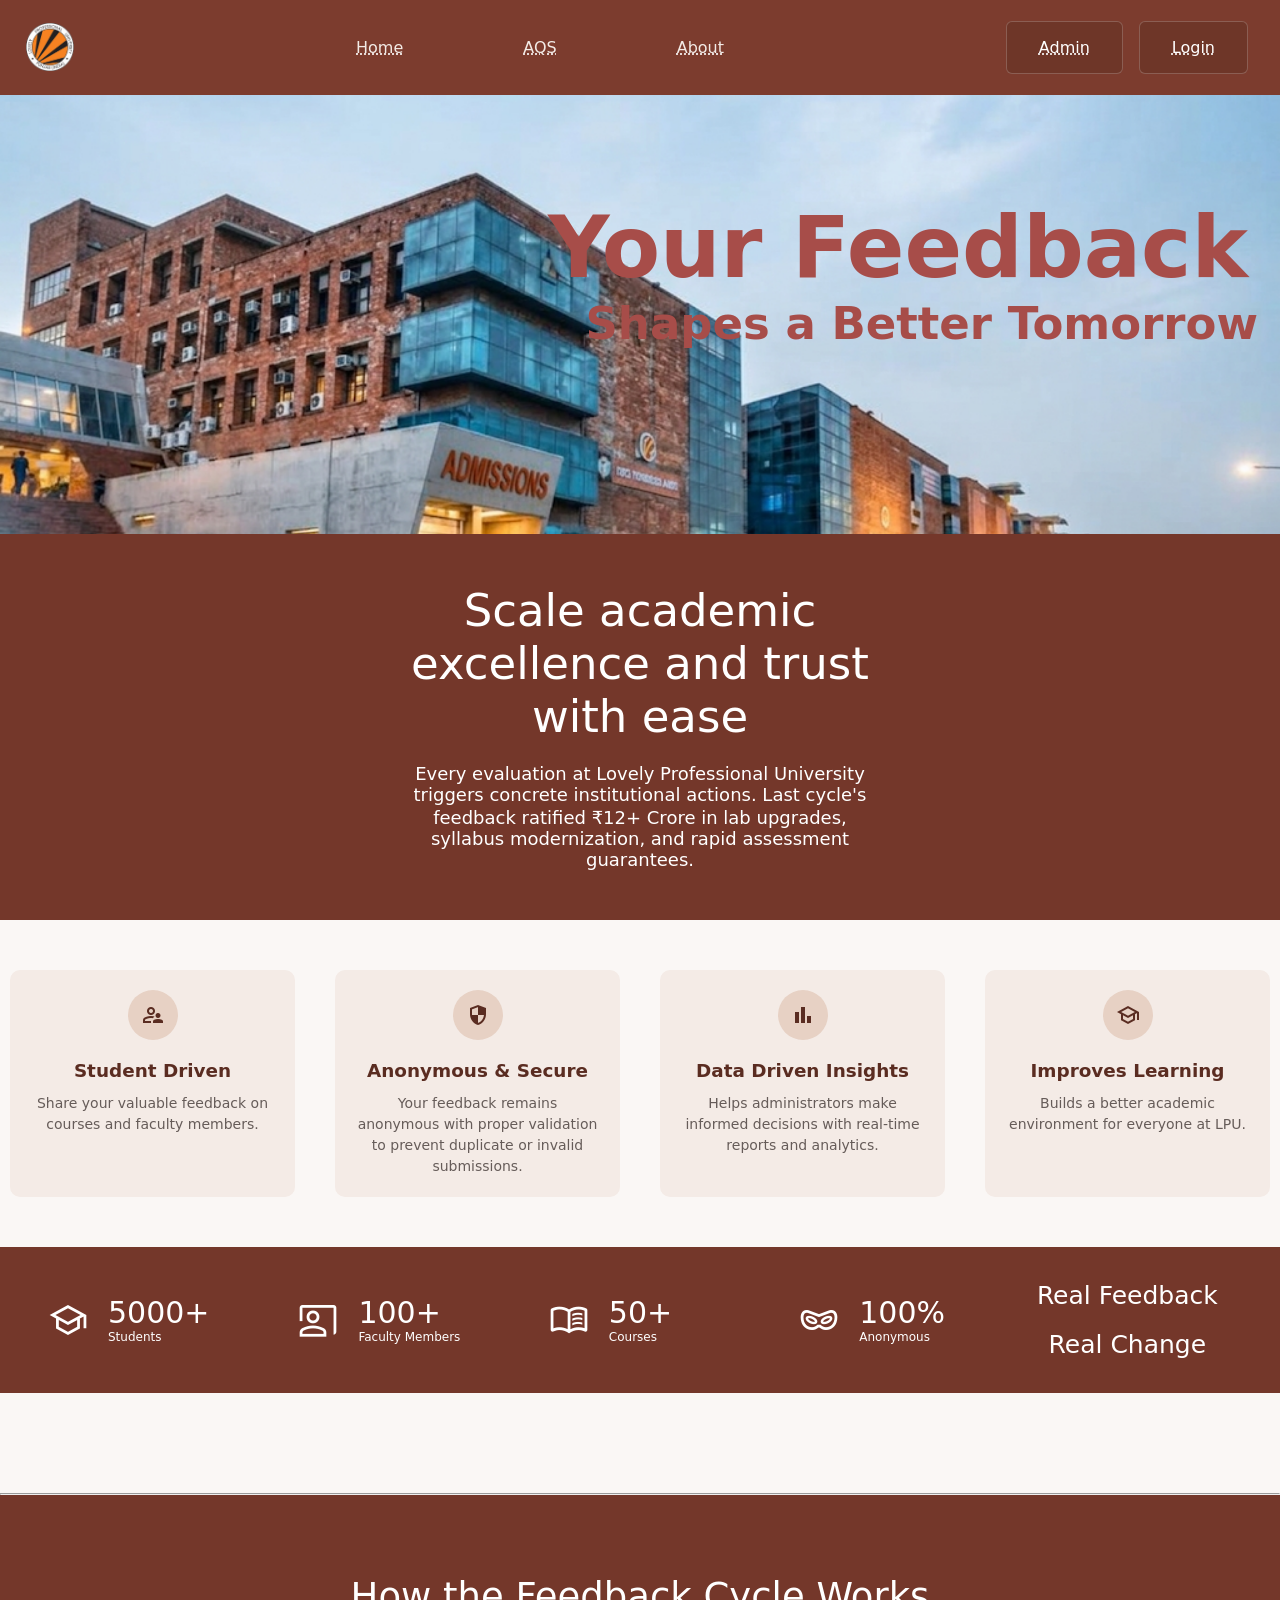
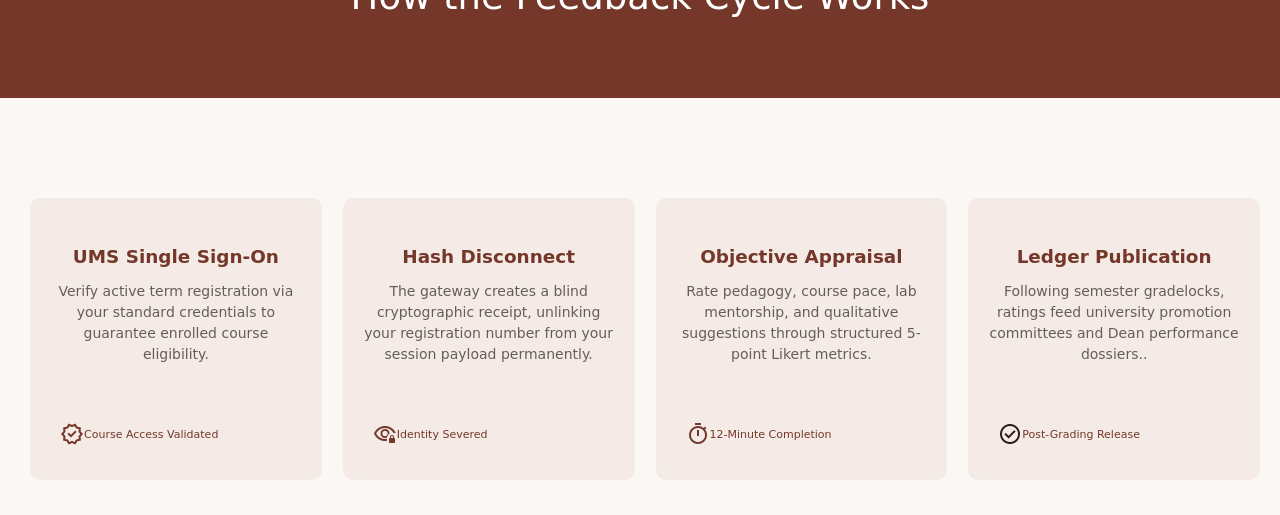
<file: CA project/index.html>
<!DOCTYPE html>
<html lang="en">
<head>
    <link rel="stylesheet" href="https://fonts.googleapis.com/css2?family=Material+Symbols+Outlined:opsz,wght,FILL,GRAD@20..48,100..700,0..1,-50" loading="eager" fetchpriority="high" >
    <meta charset="UTF-8">
    <meta name="viewport" content="width=device-width, initial-scale=1.0">
    <title>Landing Page</title>
    <link rel="stylesheet" href="css/style.css">
    <link rel="stylesheet" href="css/index_card.css">
    <link rel="stylesheet" href="css/header.css">
</head>
<body class="index-body">
    <header class="index_header">
        <div class="header_content">
            <div class="logo_header">
                <abbr title="Go to home"><img src="images\lpulogo.png" alt="lpu header logo"></abbr>
            </div>        
            <div class="header_nav">
                <ul>
                    <li class="home"> 
                       <abbr title="Home"> <a href="index.html">Home</a></abbr>
                    </li>
                    <li class="connect-with-us">
                        <abbr title="Connect with us via AQS"><a href="connect_with_us.html">AQS</a></abbr>
                    </li>
                    <li class="about">
                       <abbr title="About us"><a href="about.html">About</a></abbr>
                    </li>
                </ul>    
            </div>
            <div class="login-theme">
                <abbr title="Go to admin login"><a class="header-left-button" href="login.html">Admin</a></abbr>
                <abbr title="Go to student login"><a class="header-right-button" href="login.html" id="login-redirect-button">Login</a></abbr>
            </div>

        </div>
    </header>
        <main class="index_main">
        <div class="main_container">
            <div class="main_text_container">
                <div class="main_text">
                    <h1 class="main_headinggg">
                       <p class="main_heading_line_1" style="padding-left: 8px;">Your Feedback</p>
                       <p class="main_heading_line_2">Shapes a Better Tomorrow</p>
                    </h1>
                    <!-- <p class="main_text_l1">
                    The Faculty Feedback & Course Evaluation Portal enables students to submit anonymous <br>
                    course and instructor reviews,
                     while providing administrators with <br> analytical reports and dashboards to drive academic quality.
                    </p> -->

                    <!-- <div class="login_button_container">
                        <div class="login_button">
                            <button>
                                <a href="about.html"><p class="login_text">Learn more <br> ⬇</p></a> 
                            </button>
                        </div>
                    
                    </div> -->
                </div>
            </div>
        </div>    
    </main>

    
    <div class="section_text1">
       <p class="text1_l1">
            Scale academic excellence and trust with ease
        </p>
       <p class="text1_l2">
            Every evaluation at Lovely Professional University triggers concrete institutional actions. Last cycle's
        </p>
        <p class="text1_l3">
            feedback ratified ₹12+ Crore in lab upgrades, syllabus modernization, and rapid assessment
            guarantees.
        </p>
    </div>
    <!-- Summary Cards -->
    <!-- ****** summary_cards = sc -->
    <div class="summary_card">
        <div class="summary_card_1">
            <div class="summary_card_logo">
                
                <p class="material-symbols-outlined">
                    supervisor_account
                </p>
                <p class="summary_card_line_1">
                    Student Driven
                </p>
                <p class="summary_card_line_2">
                    Share your valuable feedback
                    on courses and faculty members.
                </p>
            </div>
        </div>
        <div class="summary_card_1">
            
            <div class="summary_card_logo">
                <p class="material-symbols-outlined">
                    security
                </p>
                <p class="summary_card_line_1">
                    Anonymous & Secure
                </p>
                <p class="summary_card_line_2">
                    Your feedback remains
                    anonymous with proper validation
                    to prevent duplicate or invalid
                    submissions.
                </p>
            </div>
        </div>
        <div class="summary_card_1">
            <div class="summary_card_logo">
                <p class="material-symbols-outlined">
                    bar_chart
                </p>
                <p class="summary_card_line_1">
                    Data Driven Insights
                </p>
                <p class="summary_card_line_2">
                    Helps administrators make
                    informed decisions with
                    real-time reports and analytics.
                </p>
            </div>
        </div>
        <div class="summary_card_1">
            <div class="summary_card_logo">
                <p class="material-symbols-outlined">
                    school
                </p>
                <p class="summary_card_line_1">
                    Improves Learning
                </p>
                <p class="summary_card_line_2">
                    Builds a better academic
                    environment for everyone
                    at LPU.
                </p>
            </div>
        </div>
    </div>
    <!-- Survey data will be populated here -->
     <!-- survey_data = sd -->
    <div class="survey_data">
        <!-- survey_data_container = sdc -->
        <div class="survey_data_container">
            <!-- survey_data_container_content = sdc_c -->
            <div class="survey_data_container_content">
                <div class="sd_side_logo">
                    <p class="material-symbols-outlined">
                        school
                    </p>
                </div>
                <div class="survey_data_text">
                    <div class="survey_data_line_1">
                        5000+
                    </div>
                    <div class="survey_data_line_2">
                        Students
                    </div>
                </div>
            </div>
        </div>
        <!-- <hr class="sd_break"> -->
        <div class="survey_data_container">
            <div class="survey_data_container_content">
                <div class="sd_side_logo">
                    <p class="material-symbols-outlined">
                        co_present
                    </p>
                </div>
                <div class="survey_data_text">
                    <div class="survey_data_line_1">
                        100+
                    </div>
                    <div class="survey_data_line_2">
                        Faculty Members
                    </div>
                </div>
            </div>
        </div>
        <!-- <hr class="sd_break"> -->
        <div class="survey_data_container">
            <div class="survey_data_container_content">
                <div class="sd_side_logo">
                    <p class="material-symbols-outlined">
                        menu_book
                    </p>
                </div>
                <div class="survey_data_text">
                    <div class="survey_data_line_1">
                        50+
                    </div>
                    <div class="survey_data_line_2">
                        Courses
                    </div>
                </div>
            </div>
        </div>
        <!-- <hr class="sd_break"> -->
        <div class="survey_data_container">
            <div class="survey_data_container_content">
                <div class="sd_side_logo">
                    <p class="material-symbols-outlined">
                        domino_mask
                    </p>
                </div>
                <div class="survey_data_text">
                    <div class="survey_data_line_1">
                        100%
                    </div>
                    <div class="survey_data_line_2">
                        Anonymous
                    </div>
                </div>
            </div>
        </div>
        <!-- <hr class="sd_break"> -->
        <div class="sdc_5">
            <div class="sd_5">
                <!-- <div class="sd_side_logo">
                    <p class="material-symbols-outlined">
                        finance_mode
                    </p>
                </div> -->
                <p class="sd_5_l1">
                    Real Feedback
                </p>
                <p class="sd_5_l2">
                    Real Change
                </p>
            </div>
        </div>
    </div>
    <div class="page_break_1">
        <hr class="break_1">
    </div>
<!-- how the review system work -->
<!-- about_feedback = --af -->
<section class="about_feedback">
    <div class="af_t1">
        <div class="af_t1_l1">
           <p class="af_t1_l1_txt"> How the Feedback Cycle Works <p>
        </div>
    </div>

        <!-- feedback steps in the card -->
        <!-- feedback_steps = fs -->
        <div class="feedback_steps">
            <!-- feedback_step_card = fsc -->
            <div class="feedback_step_card">
               
                <div class="feedback_line">
                    <p class="feedback_line_1">
                        UMS Single Sign-On
                    </p>
                    <p class="feedback_line_2">
                        Verify active term registration via
                        your standard credentials to
                        guarantee enrolled course
                        eligibility.
                    </p>
                </div>
                <hr class="feedback_break">
                <div class="feedback_bottom_line">
                    <div class="feedback_bottom_line_1">
                        <p class="material-symbols-outlined">
                                verified
                        </p>
                    </div>
                    <div class="feedback_bottom_line_2">
                        Course Access Validated
                    </div>
                </div>
            </div>
            <div class="feedback_step_card">
               
                <div class="feedback_line">
                    <p class="feedback_line_1">
                        Hash Disconnect
                    </p>
                    <p class="feedback_line_2">
                        The gateway creates a blind
                        cryptographic receipt, unlinking
                        your registration number from
                        your session payload
                        permanently.
                    </p>
                </div>
                <hr class="feedback_break">
                <div class="feedback_bottom_line">
                    <div class="feedback_bottom_line_1">
                        <p class="material-symbols-outlined">
                            visibility_lock
                        </p>
                    </div>
                    <div class="feedback_bottom_line_2">
                            Identity Severed                        
                    </div>
                </div>
            </div>
            <div class="feedback_step_card">
                
                <div class="feedback_line">
                    <p class="feedback_line_1">
                        Objective Appraisal
                    </p>
                    <p class="feedback_line_2">
                        Rate pedagogy, course pace, lab
                        mentorship, and qualitative
                        suggestions through structured
                        5-point Likert metrics.
                    </p>
                </div>
                <hr class="feedback_break">
                <div class="feedback_bottom_line">
                    <div class="feedback_bottom_line_1">
                        <p class="material-symbols-outlined">
                            timer
                        </p>
                    </div>
                    <div class="feedback_bottom_line_2">
                        12-Minute Completion
                    </div>
                </div>
            </div>
            <div class="feedback_step_card">
              
                <div class="feedback_line">
                    <p class="feedback_line_1">
                        Ledger Publication
                    </p>
                    <p class="feedback_line_2">
                        Following semester gradelocks, ratings feed university promotion committees and Dean performance dossiers..
                    </p>
                </div>
                <hr class="feedback_break">
                <div class="feedback_bottom_line">
                    <div class="feedback_bottom_line_1ep_card_top_logo">
                        <p class="material-symbols-outlined">
                            check_circle
                        </p>
                    </div>
                    <div class="feedback_bottom_line_2">
                        Post-Grading Release
                    </div>
                </div>
            </div>
        </div>
    </section>
    <script src="js/main.js"></script>
</body>
</html>
</file>
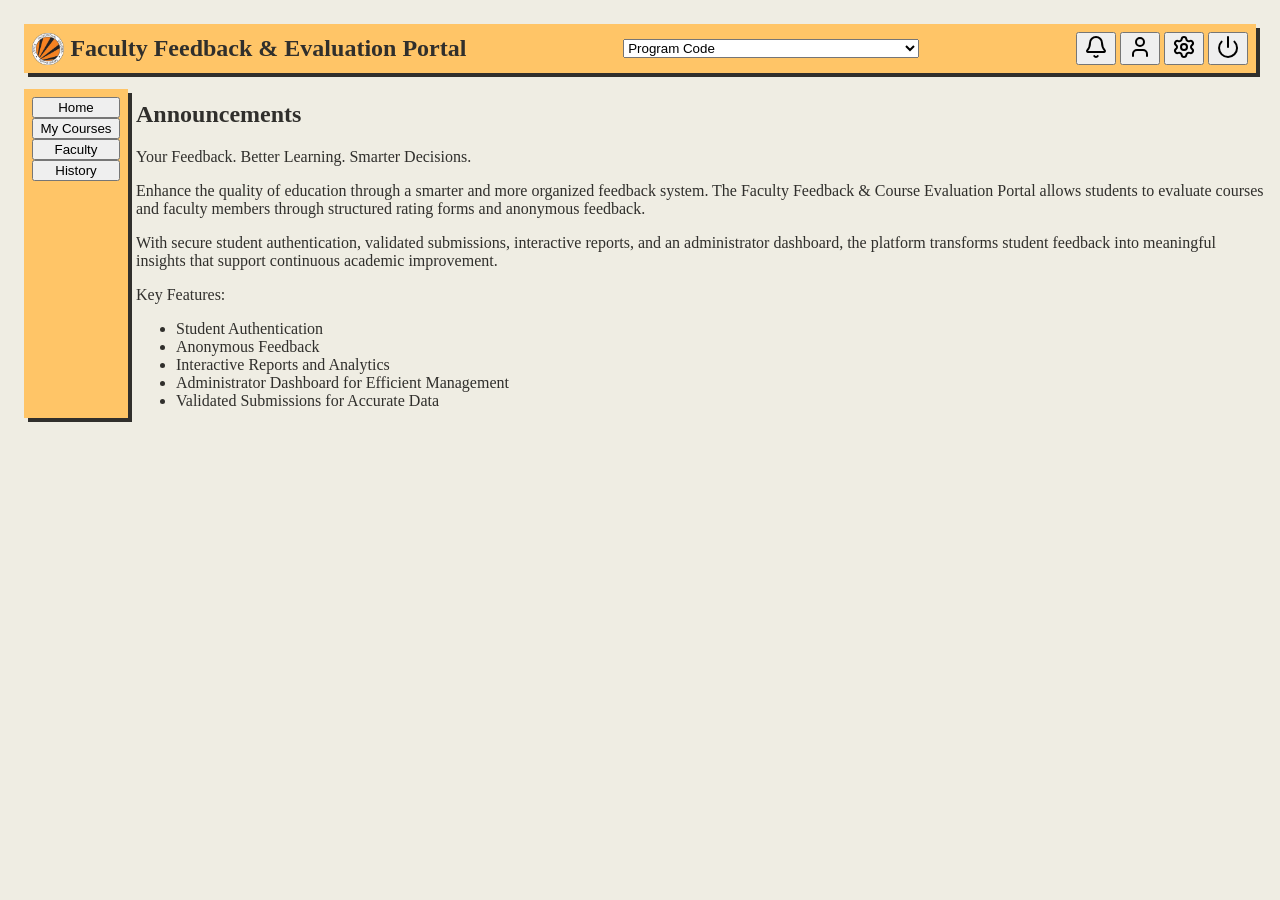
<file: src/index.html>
<!doctype html>
<html lang="en">
  <head>
    <link rel="stylesheet" href="styles/style.css" />
    <link rel="stylesheet" href="styles/colors.css" />
    <meta charset="UTF-8" />
    <meta name="viewport" content="width=device-width, initial-scale=1.0" />
    <title>Dashboard</title>
    <style>
      .header-container {
        display: flex;
        justify-content: space-between;
        background-color: var(--retro-orange);
        align-items: center;
        padding: 0.5rem;
        margin: 0.5rem;
        box-shadow: 0.25rem 0.25rem var(--asphalt);
      }
      .header-logo-title {
        display: flex;
        gap: 0.4rem;
        align-items: center;
      }
      .page-title {
        font-size: 1.5rem;
        font-weight: 600;
      }

      .content-container {
        display: flex;
      }
      .sidebar {
        display: flex;
        flex-direction: column;
        background-color: var(--retro-orange);
        padding: 0.5rem;
        margin: 0.5rem;
        box-shadow: 0.25rem 0.25rem var(--asphalt);
        width: 8rem;
      }
    </style>
  </head>

  <body>
    <header class="header-container">
      <div class="header-logo-title">
        <img
          src="assets/images/lpulogo.png"
          alt="university-logo"
          width="32"
          height="32"
        />
        <span class="page-title">Faculty Feedback & Evaluation Portal</span>
      </div>
      <div>
        <select>
          <option>Program Code</option>
          <option>P132 (Computer Science & Engineering Core)</option>
        </select>
      </div>
      <div>
        <button name="notification">
          <svg
            xmlns="http://www.w3.org/2000/svg"
            width="24"
            height="24"
            viewBox="0 0 24 24"
            fill="none"
            stroke="currentColor"
            stroke-width="2"
            stroke-linecap="round"
            stroke-linejoin="round"
            class="lucide lucide-bell preview-icon"
          >
            <path d="M10.268 21a2 2 0 0 0 3.464 0" />
            <path
              d="M3.262 15.326A1 1 0 0 0 4 17h16a1 1 0 0 0 .74-1.673C19.41 13.956 18 12.499 18 8A6 6 0 0 0 6 8c0 4.499-1.411 5.956-2.738 7.326"
            />
          </svg>
        </button>
        <button name="profile">
          <svg
            xmlns="http://www.w3.org/2000/svg"
            width="24"
            height="24"
            viewBox="0 0 24 24"
            fill="none"
            stroke="currentColor"
            stroke-width="2"
            stroke-linecap="round"
            stroke-linejoin="round"
            class="lucide lucide-user preview-icon"
          >
            <path d="M19 21v-2a4 4 0 0 0-4-4H9a4 4 0 0 0-4 4v2" />
            <circle cx="12" cy="7" r="4" />
          </svg>
        </button>
        <button name="settings">
          <svg
            xmlns="http://www.w3.org/2000/svg"
            width="24"
            height="24"
            viewBox="0 0 24 24"
            fill="none"
            stroke="currentColor"
            stroke-width="2"
            stroke-linecap="round"
            stroke-linejoin="round"
            class="lucide lucide-settings preview-icon"
          >
            <path
              d="M9.671 4.136a2.34 2.34 0 0 1 4.659 0 2.34 2.34 0 0 0 3.319 1.915 2.34 2.34 0 0 1 2.33 4.033 2.34 2.34 0 0 0 0 3.831 2.34 2.34 0 0 1-2.33 4.033 2.34 2.34 0 0 0-3.319 1.915 2.34 2.34 0 0 1-4.659 0 2.34 2.34 0 0 0-3.32-1.915 2.34 2.34 0 0 1-2.33-4.033 2.34 2.34 0 0 0 0-3.831A2.34 2.34 0 0 1 6.35 6.051a2.34 2.34 0 0 0 3.319-1.915"
            />
            <circle cx="12" cy="12" r="3" />
          </svg>
        </button>
        <button name="logout">
          <svg
            xmlns="http://www.w3.org/2000/svg"
            width="24"
            height="24"
            viewBox="0 0 24 24"
            fill="none"
            stroke="currentColor"
            stroke-width="2"
            stroke-linecap="round"
            stroke-linejoin="round"
            class="lucide lucide-power preview-icon"
          >
            <path d="M12 2v10" />
            <path d="M18.4 6.6a9 9 0 1 1-12.77.04" />
          </svg>
        </button>
      </div>
    </header>
    <div class="content-container">
      <aside class="sidebar">
        <button>Home</button>
        <button>My Courses</button>
        <button>Faculty</button>
        <button>History</button>
      </aside>
      <main>
        <h2>Announcements</h2>
        <div class="main_container">
          <div class="main_content">
            <p class="main_content_p1">
              Your Feedback. Better Learning. Smarter Decisions.
            </p>
            <p class="main_content_p2">
              Enhance the quality of education through a smarter and more
              organized feedback system. The Faculty Feedback & Course
              Evaluation Portal allows students to evaluate courses and faculty
              members through structured rating forms and anonymous feedback.
            </p>
            <p class="main_content_p3">
              With secure student authentication, validated submissions,
              interactive reports, and an administrator dashboard, the platform
              transforms student feedback into meaningful insights that support
              continuous academic improvement.
            </p>
            <span class="main_content_span_1"> Key Features: </span>
            <ul class="main_content_ul_1">
              <li>Student Authentication</li>
              <li>Anonymous Feedback</li>
              <li>Interactive Reports and Analytics</li>
              <li>Administrator Dashboard for Efficient Management</li>
              <li>Validated Submissions for Accurate Data</li>
            </ul>
          </div>
        </div>
      </main>
    </div>

    <!--
    cuurent previous previous stats shown in a horizontal belt 
    like total review,student response,overall rating,active evauation,active 
    courses,active faculty,active students,active departments,active programs
-->
  </body>
</html>
</file>
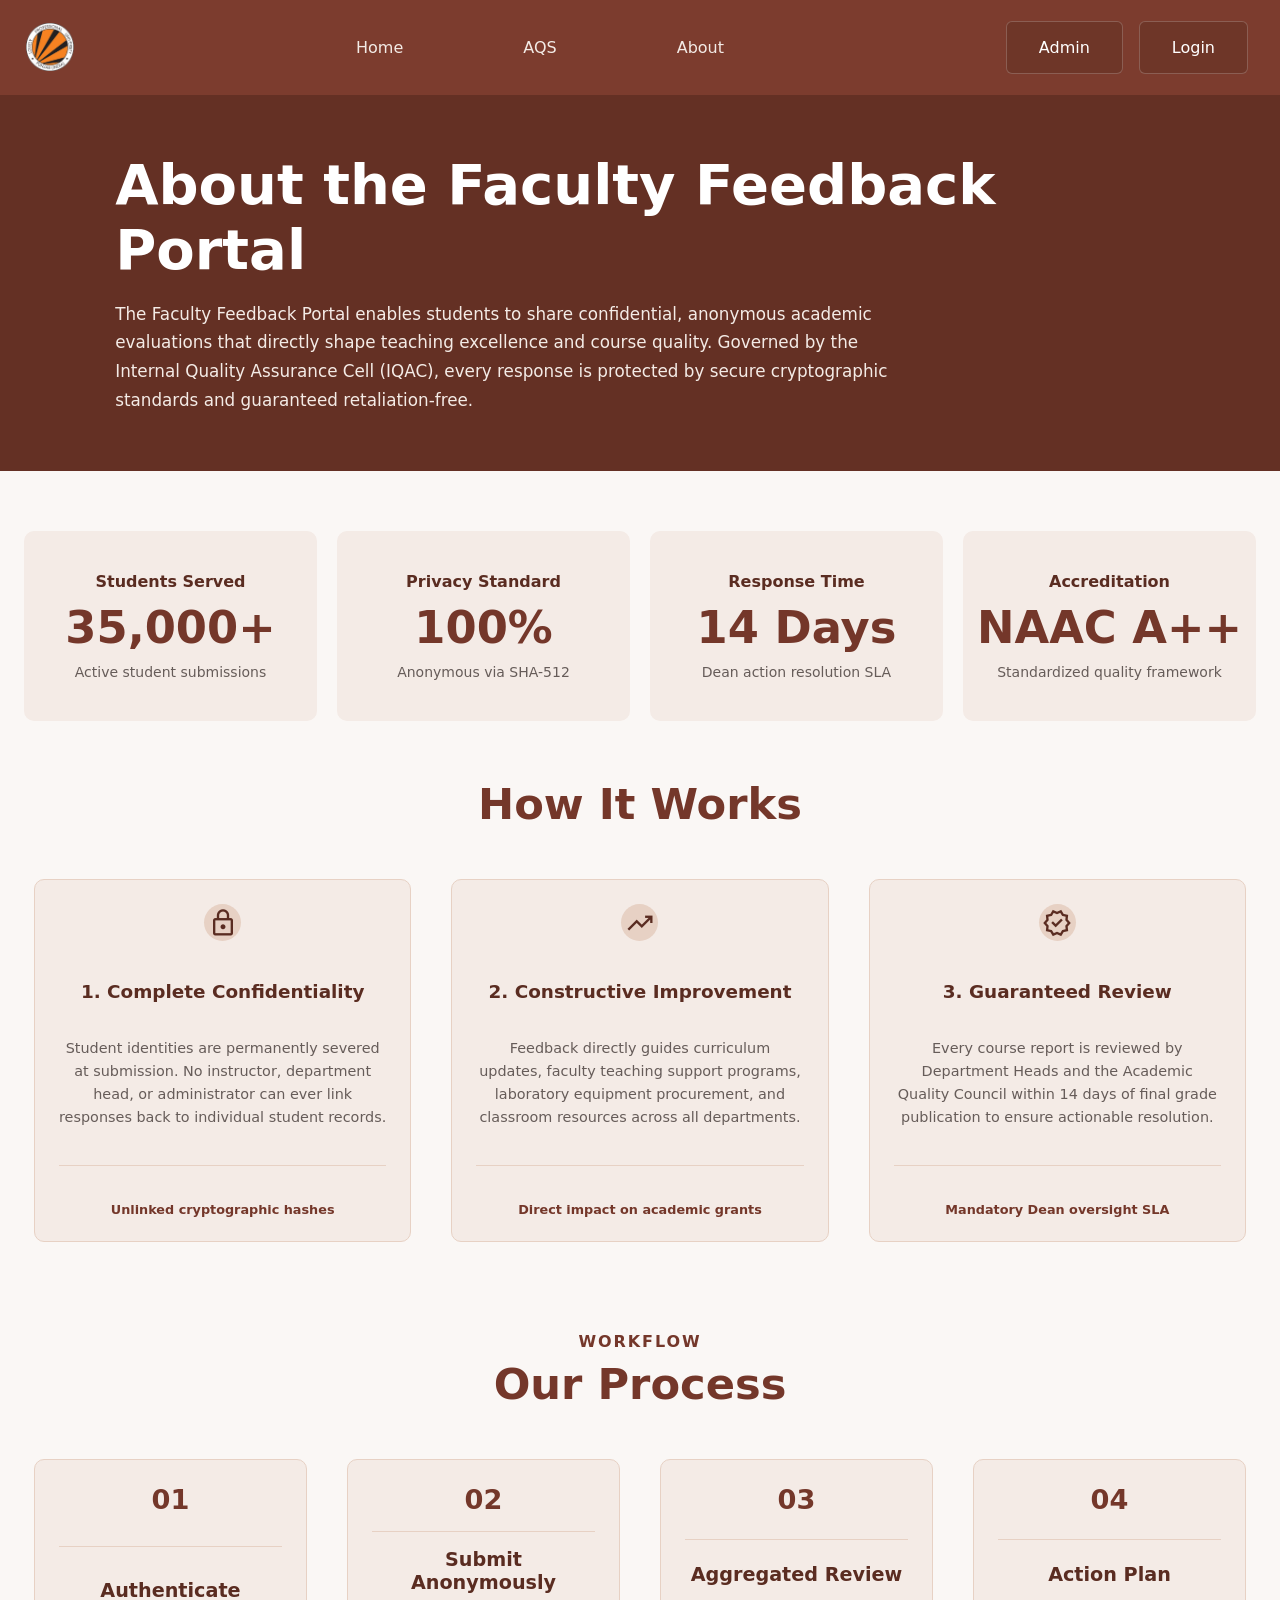
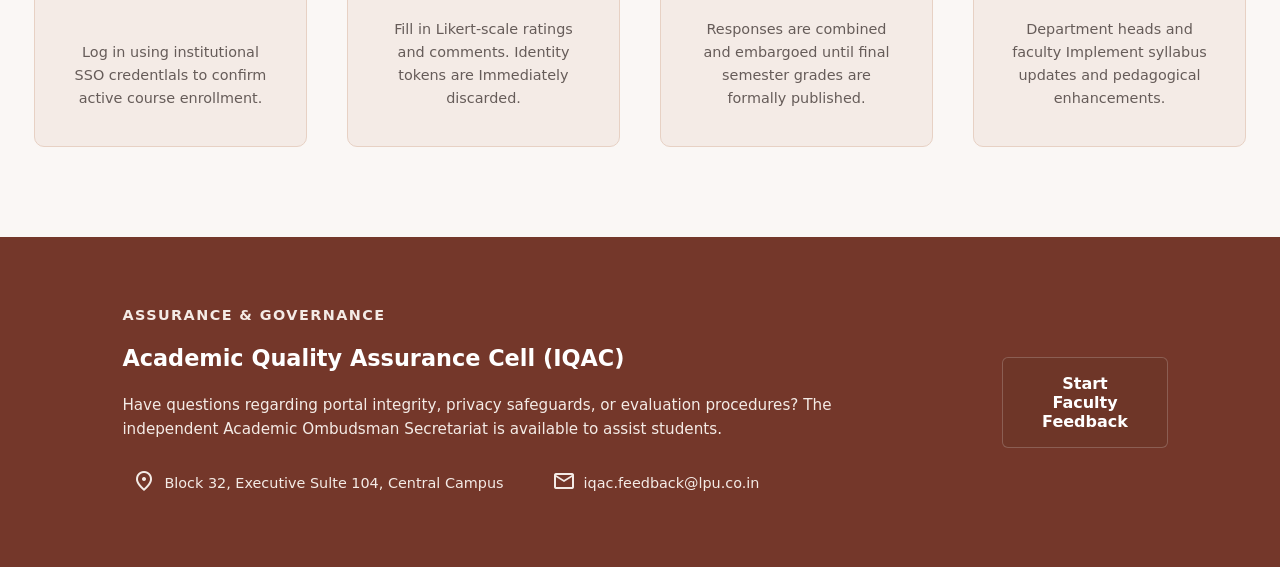
<file: CA project/about.html>
<!DOCTYPE html>
<html lang="en">
<head>
    <link rel="stylesheet" href="css\about.css">
    <link rel="stylesheet" href="css\header.css">
    <link rel="stylesheet" href="https://fonts.googleapis.com/css2?family=Material+Symbols+Outlined:opsz,wght,FILL,GRAD@20..48,100..700,0..1,-50" />

    <meta charset="UTF-8">
    <meta name="viewport" content="width=device-width, initial-scale=1.0">
    <title>About</title>
</head>
<body>
    <header class="index_header">
        <div class="header_content">
            <div class="logo_header">
                <abbr title="Go to home"><a href="index.html"><img src="images\lpulogo.png" alt="lpu header logo"></a></abbr>
            </div>        
            <div class="header_nav">
                <ul>
                    <li class="home"> 
                        <a href="index.html">Home</a>
                    </li>
                    <li class="connect-with-us">
                        <a href="connect_with_us.html">AQS</a>
                    </li>
                    <li class="about">
                        <a href="about.html">About</a>
                    </li>
                </ul>    
            </div>
            <div class="login-theme">
                <a class="header-left-button" href="login.html">Admin</a>
                <a class="header-right-button" href="login.html">Login</a>
            </div>
        </div>
    </header>
    <div class="about_intro">
        <div class="about_intro_1">
            About the Faculty Feedback Portal
        </div>
        <div class="about_intro_2">
            The Faculty Feedback Portal enables students to share confidential, anonymous academic evaluations that
            directly shape teaching excellence and course quality. Governed by the Internal Quality Assurance Cell
            (IQAC), every response is protected by secure cryptographic standards and guaranteed retaliation-free.

        </div>
    </div>
    <!-- <hr class="page_break"> -->
    <div class="survey_data">
        <div class="survey_data_card">
            <div class="survey_data_card_line_1">
                Students Served
            </div>
            <div class="survey_data_card_line_2">
                35,000+
            </div>
            <div class="survey_data_card_line_3">
                Active student submissions
            </div>
        </div>
        <div class="survey_data_card">
            <div class="survey_data_card_line_1">
                Privacy Standard
            </div>
            <div class="survey_data_card_line_2">
                100%
            </div>
            <div class="survey_data_card_line_3">
                Anonymous via SHA-512
            </div>
        </div>
        <div class="survey_data_card">
            <div class="survey_data_card_line_1">
                Response Time
            </div>
            <div class="survey_data_card_line_2">
                14 Days
            </div>
            <div class="survey_data_card_line_3">
                Dean action resolution SLA
            </div>
        </div>
        <div class="survey_data_card">
            <div class="survey_data_card_line_1">
                Accreditation
            </div>
            <div class="survey_data_card_line_2">
                NAAC A++
            </div>
            <div class="survey_data_card_line_3">
                Standardized quality framework
            </div>
        </div>
    </div>
    <div class="some_text_after_survey_data">
        <!-- <div class="line_1">
            
        </div> -->
        <div class="line_2">
            How It Works
        </div>
    </div>
    <div class="explain_steps">
        <div class="explain_steps_card">
            <div class="explain_steps_card_line_1">
                <span class="material-symbols-outlined">
                    lock
                </span>
            </div>
            <div class="explain_steps_card_line_2">
                1. Complete Confidentiality
            </div>
            <div class="explain_steps_card_line_3">
                Student identities are permanently
                severed at submission. No instructor,
                department head, or administrator can
                ever link responses back to individual
                student records.
            </div>
            <hr class="expain_line_4_break">
            <div class="explain_steps_card_line_4">
                Unlinked cryptographic hashes                
            </div>
        </div>
        <div class="explain_steps_card">
            <div class="explain_steps_card_line_1">
                <span class="material-symbols-outlined">
                    trending_up
                </span>
            </div>
            <div class="explain_steps_card_line_2">
                2. Constructive Improvement
            </div>
            <div class="explain_steps_card_line_3">
                Feedback directly guides curriculum
                updates, faculty teaching support
                programs, laboratory equipment
                procurement, and classroom
                resources across all departments. 
            </div>
            <hr class="expain_line_4_break">            
            <div class="explain_steps_card_line_4">
                Direct impact on academic grants
            </div>
        </div>
        <div class="explain_steps_card">
            <div class="explain_steps_card_line_1">
                <span class="material-symbols-outlined">
                    verified
                </span>
            </div>
            <div class="explain_steps_card_line_2">
               3. Guaranteed Review 
            </div>
            <div class="explain_steps_card_line_3">
                Every course report is reviewed by
                Department Heads and the Academic
                Quality Council within 14 days of final
                grade publication to ensure actionable
                resolution.
            </div>
            <hr class="expain_line_4_break">
            <div class="explain_steps_card_line_4">
                Mandatory Dean oversight SLA
            </div>
        </div>
    </div>
    <div class="some_text_after_explain_step">
        <div class="line_survey_1">
            WORKFLOW
        </div>
        <div class="line_survey_2">
            Our Process
        </div>
    </div>
    
    <div class="process_steps">
        <div class="process_steps_card">
            <div class="process_card_line_1">
                01
            </div>
            <hr class="process_top_break">
            <div class="process_card_line_2">
                Authenticate
            </div>
            <div class="process_card_line_3">
                Log in using institutional SSO
                credentlals to confirm active
                course enrollment.
            </div>
        </div>
        <div class="process_steps_card">
            <div class="process_card_line_1">
                02
            </div>
            <hr class="process_top_break">
            <div class="process_card_line_2">
                Submit Anonymously
            </div>
            <div class="process_card_line_3">
                Fill in Likert-scale ratings and
                comments. Identity tokens are
                Immediately discarded.
            </div>
        </div>
        <div class="process_steps_card">
            <div class="process_card_line_1">
                03
            </div>
            <hr class="process_top_break">
            <div class="process_card_line_2">
                Aggregated Review
            </div>
            <div class="process_card_line_3">
                Responses are combined and
                embargoed until final semester
                grades are formally published.
            </div>
        </div>
        <div class="process_steps_card">
            <div class="process_card_line_1">
                04
            </div>
            <hr class="process_top_break">
            <div class="process_card_line_2">
                Action Plan
            </div>
            <div class="process_card_line_3">
                Department heads and faculty
                Implement syllabus updates and
                pedagogical enhancements.
            </div>
        </div>
    </div>
    <div class="bottom">
        <div class="bottom_left_side">
            <div class="bottom_left_side_line_1">
                ASSURANCE & GOVERNANCE
            </div>
            <div class="bottom_left_side_line_2">
                Academic Quality Assurance Cell (IQAC)
            </div>
            <div class="bottom_left_side_line_3">
                Have questions regarding portal integrity, privacy safeguards, or evaluation procedures? The
                independent Academic Ombudsman Secretariat is available to assist students.
            </div>
            <div class="bottom_left_side_line_4">
                <div class="bottom_left_side_line_4_part_1">
                    <div class="bottom_left_side_line_4_part_1_logo">
                        <span class="material-symbols-outlined">
                            location_on
                        </span>
                    </div>
                    <div class="bottom_left_side_line_4_part_1_text">
                        Block 32, Executive Sulte 104, Central Campus
                    </div>
                </div>
                <div class="bottom_left_side_line_4_part_1">
                    
                    <div class="bottom_left_side_line_4_part_1_logo">
                        <span class="material-symbols-outlined">
                            mail                            
                        </span>
                    </div>
                    <div class="bottom_left_side_line_4_part_1_text">
                        iqac.feedback@lpu.co.in
                    </div>
                </div>
            </div>
        </div>
        <div class="bottom_right_side">
            <div class="bottom_right_side_container">
                <button>
                    <div class="button_line_1">
                        Start Faculty
                    </div>
                    <div class="button_line_2">
                        Feedback
                    </div>
                </button>
            </div>
        </div>
    </div>
</body>
</html>
</file>
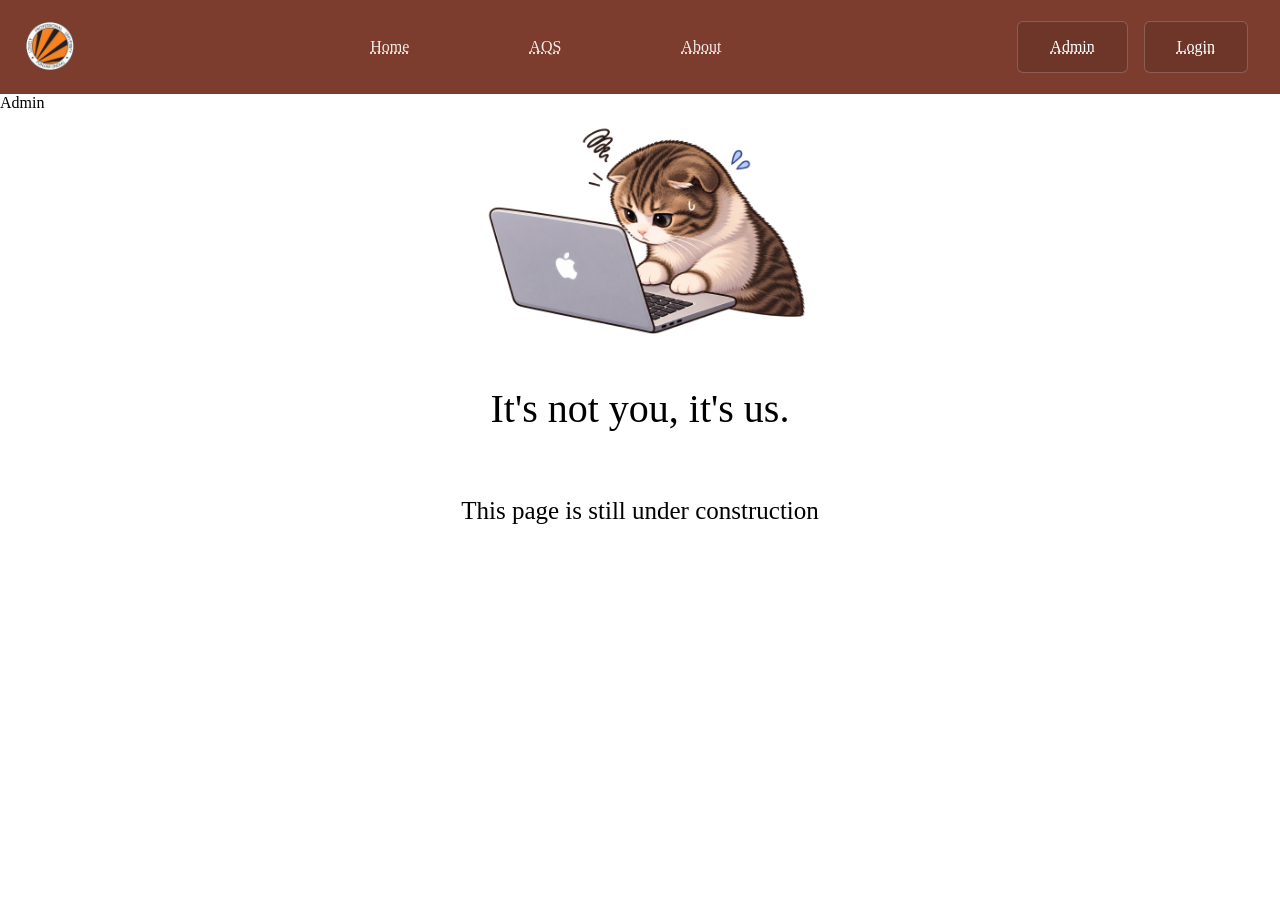
<file: CA project/admin.html>
<!DOCTYPE html>
<html lang="en">
<head>
    <link rel="stylesheet" href="css/header.css">
    <meta charset="UTF-8">
    <meta name="viewport" content="width=device-width, initial-scale=1.0">
    <title>Document</title>
</head>
<body class="bg">
    <header class="index_header">
        <div class="header_content">
            <div class="logo_header">
                <abbr title="Go to home"><a href="index.html"><img src="images\lpulogo.png" alt="lpu header logo"></a></abbr>
            </div>
            <div class="header_nav">
                <ul>
                    <li class="home">
                        <abbr title="Home"><a href="index.html">Home</a></abbr>
                    </li>
                    <li class="connect-with-us">
                        <abbr title="Connect with us via AQS"><a href="connect_with_us.html">AQS</a></abbr>
                    </li>
                    <li class="about">
                        <abbr title="About us"><a href="about.html">About</a></abbr>
                    </li>
                </ul>
            </div>
            <div class="login-theme">
                <abbr title="Go to admin login"><a class="header-left-button" href="login.html">Admin</a></abbr>
                <abbr title="Go to student login"><a class="header-right-button" href="login.html">Login</a></abbr>
            </div>
        </div>
    </header>
    Admin
    <div class="catpic2">
        <img src="images\Worried Cat at Apple Laptop.png" alt="Not able to load image">
        <p class="catpic_l1">It's not you, it's us.</p>
        <p class="catpic_l2">This page is still under construction</p>
    </div>
</body>
</html>
</file>
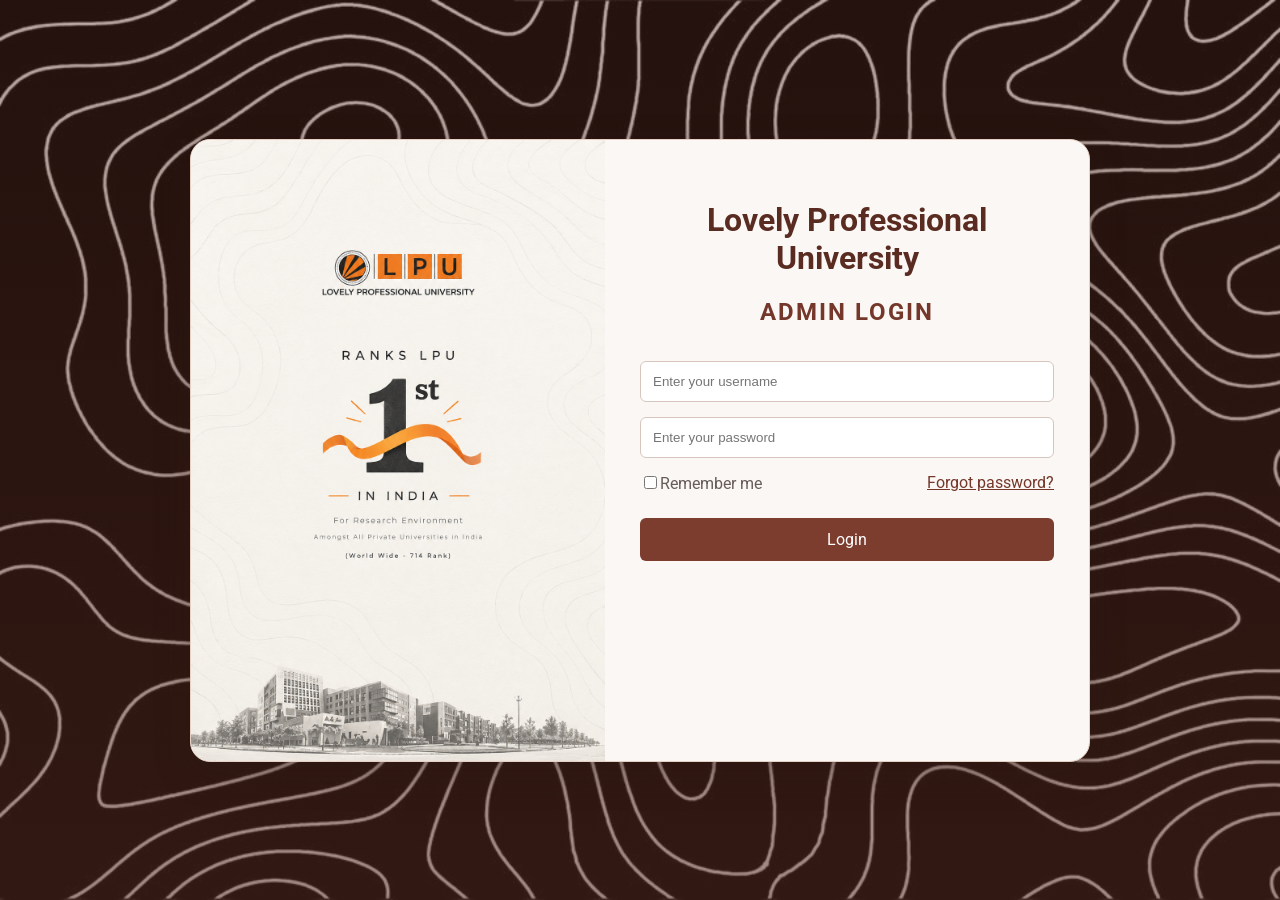
<file: CA project/adminlogin.html>
<!DOCTYPE html>
<html lang="en">
<head>
    <link rel="stylesheet" href="css/loginpage.css">
    <link rel="stylesheet" href="css/header.css">
    <link rel="preconnect" href="https://fonts.googleapis.com">
    <link rel="preconnect" href="https://fonts.gstatic.com" crossorigin>
    <link href="https://fonts.googleapis.com/css2?family=Roboto:wght@400;700&display=swap" rel="stylesheet">
    <meta charset="UTF-8">
    <meta name="viewport" content="width=device-width, initial-scale=1.0">
    <title>Login Feedback</title>
</head>
<body class="login-body-admin">
   
    <div class="login-container">
        <div class="login-left-image">
           <img src="images/Lovely Professional University 1st in India.png" height="500">
        </div>
        <div class="login-right">
            
            <div class="login-form">
                
            <h1 class="login-title">Lovely Professional University</h1>
            <h2 class="login-subtitle">Admin Login</h2>
            </div>
            
                <!--note for reader: method GET is used for now because github has no server for POST. Login will be handled with JavaScript later.-->
            <form class="login-field" action="index.html" method="get">

                <div class="user-name">
                <label for="username">Username:</label>
                <input type="text" id="username" name="username" placeholder="Enter your username" required>
                </div>

                <div class="pass-word">
                <label for="password">Password:</label>
                <input type="password" id="password" name="password" placeholder="Enter your password" required>
                </div>
                
                <div class="remember-me-forgot">
                    <label class="remember"><input type="checkbox">Remember me</label>
                    <a href="#" class="forgot">Forgot password?</a>
                </div>
                <div class="login-button">
                <button id="loginbutton" type="submit">Login</button>
            </div>
        </div>
        </form>
    </div>
    
</body>
</html>
</file>
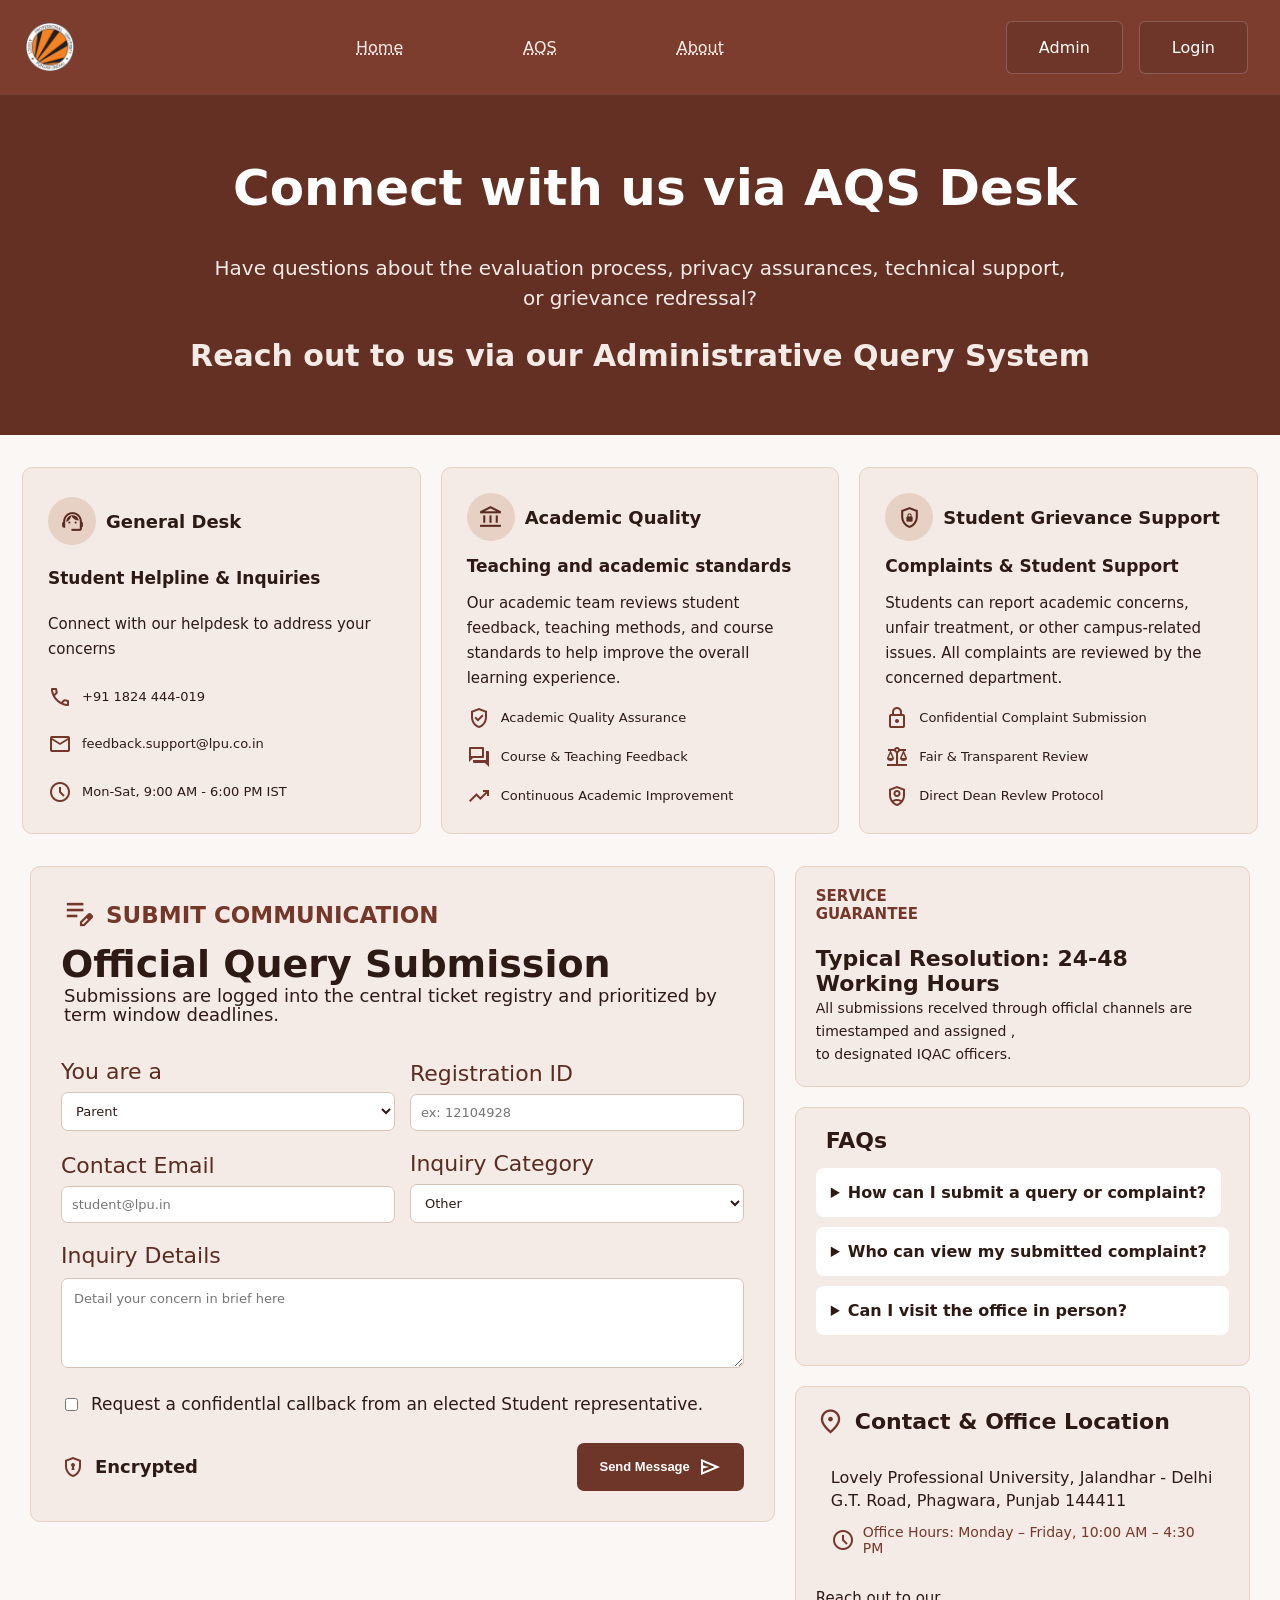
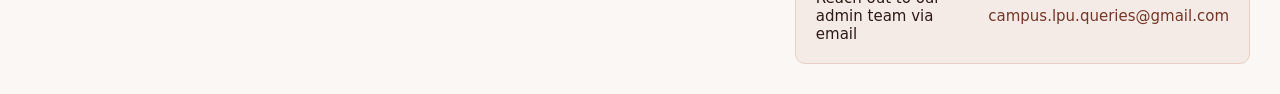
<file: CA project/connect_with_us.html>
<!DOCTYPE html>
<html lang="en">

<head>
    <link rel="stylesheet" href="css\connect_with_us.css">
    <link rel="stylesheet" href="css\header.css">
    <link rel="stylesheet"
        href="https://fonts.googleapis.com/css2?family=Material+Symbols+Outlined:opsz,wght,FILL,GRAD@20..48,100..700,0..1,-50" />
    <meta charset="UTF-8">
    <meta name="viewport" content="width=device-width, initial-scale=1.0">
    <title>AQS</title>
</head>

<body class="index-body">

    <header class="index_header">
        <div class="header_content">
            <div class="logo_header">
                 <abbr title="Go to home"><a href="index.html"><img src="images\lpulogo.png" alt="lpu header logo"></a></abbr>
            </div>
            <div class="header_nav">
                <ul>
                    <li class="home">
                        <abbr title="Home"> <a href="index.html">Home</a></abbr>
                    </li>
                    <li class="connect-with-us">
                        <abbr title="Connect with us via AQS"><a href="connect_with_us.html">AQS</a></abbr>
                    </li>
                    <li class="about">
                        <abbr title="About us"><a href="about.html">About</a></abbr>
                    </li>
                </ul>
            </div>
            <div class="login-theme">
                <a class="header-left-button" href="login.html">Admin</a>
                <a class="header-right-button" href="login.html">Login</a>
            </div>
        </div>


    </header>

    <div class="intro">
        <div class="line_1">
            Connect with us via AQS Desk
        </div>
        <div class="line_2">
            Have questions about the evaluation process, privacy assurances, technical support,<br> or grievance
            redressal? 
        </div>
        <div class="line_3">
            Reach out to us via our Administrative Query System
        </div>
    </div>
    <!-- <hr class="page_break"> -->
    <div class="contact_card">
        <div class="contact_card_container">
            <div class="contact_line_1">
                <div class="contact_line_1_A">
                    <span class="material-symbols-outlined">
                        support_agent
                    </span>
                </div>
                <div class="contact_line_1_B">
                    General Desk
                </div>
            </div>
            <div class="contact_line_2">
                Student Helpline & Inquiries
            </div>
            <div class="contact_line_3">
                Connect with our helpdesk to address your concerns
            </div>
            <div class="contact_line_4">
                <div class="contact_line_4_A">
                    <span class="material-symbols-outlined">
                        call
                    </span>
                </div>
                <div class="contact_line_4_B">
                    +91 1824 444-019
                </div>
            </div>
            <div class="contact_line_5">
                <div class="contact_line_5_A">
                    <span class="material-symbols-outlined">
                        mail
                    </span>
                </div>
                <div class="contact_line_5_B">
                    feedback.support@lpu.co.in
                </div>
            </div>
            <div class="contact_line_6">
                <div class="contact_line_6_A">
                    <span class="material-symbols-outlined">
                        schedule
                    </span>
                </div>
                <div class="contact_line_6_B">
                    Mon-Sat, 9:00 AM - 6:00 PM IST
                </div>
            </div>
        </div>
        <div class="contact_card_container">
            <div class="contact_line_1">
                <div class="contact_line_1_A">
                    <span class="material-symbols-outlined">
                        account_balance
                    </span>
                </div>
                <div class="contact_line_1_B">
                    Academic Quality
                </div>
            </div>
            <div class="contact_line_2">
                Teaching and academic standards
            </div>
            <div class="contact_line_3">
                Our academic team reviews student feedback, teaching methods, and course standards to help improve the overall learning experience.
            </div>
            <div class="contact_line_4">
                <div class="contact_line_4_A">
                    <span class="material-symbols-outlined">
                        verified_user
                    </span>
                </div>
                <div class="contact_line_4_B">
                    Academic Quality Assurance
                </div>
            </div>
            <div class="contact_line_5">
                <div class="contact_line_5_A">
                    <span class="material-symbols-outlined">
                        forum
                    </span>
                </div>
                <div class="contact_line_5_B">
                    Course & Teaching Feedback
                </div>
            </div>
            <div class="contact_line_6">
                <div class="contact_line_6_A">
                    <span class="material-symbols-outlined">
                        trending_up
                    </span>
                </div>
                <div class="contact_line_6_B">
                    Continuous Academic Improvement
                </div>
            </div>
        </div>
        <div class="contact_card_container">
            <div class="contact_line_1">
                <div class="contact_line_1_A">
                    <span class="material-symbols-outlined">
                        shield_lock
                    </span>
                </div>
                <div class="contact_line_1_B">
                    Student Grievance Support
                </div>
            </div>
            <div class="contact_line_2">
                Complaints & Student Support
            </div>
            <div class="contact_line_3">
                Students can report academic concerns, unfair treatment, or other campus-related issues. All complaints are reviewed by the concerned department.
            </div>
            <div class="contact_line_4">
                <div class="contact_line_4_A">
                    <span class="material-symbols-outlined">
                        lock
                    </span>
                </div>
                <div class="contact_line_4_B">
                    Confidential Complaint Submission
                </div>
            </div>
            <div class="contact_line_5">
                <div class="contact_line_5_A">
                    <span class="material-symbols-outlined">
                        balance
                    </span>
                </div>
                <div class="contact_line_5_B">
                    Fair & Transparent Review
                </div>
            </div>
            <div class="contact_line_6">
                <div class="contact_line_6_A">
                    <span class="material-symbols-outlined">
                        shield_person
                    </span>
                </div>
                <div class="contact_line_6_B">
                    Direct Dean Revlew Protocol
                </div>
            </div>
        </div>
    </div>
    <div class="bottom">
        <div class="left_side">
            <div class="left_side_line_1">
                <div class="left_side_line_1_logo">
                    <span class="material-symbols-outlined">edit_note</span>
                </div>
                <div class="left_side_line_1_text">
                    SUBMIT COMMUNICATION
                </div>
            </div>
            <div class="left_side_line_2">
                Official Query Submission
            </div>
            <div class="left_side_line_3">
                Submissions are logged into the central ticket registry and prioritized by term window deadlines.
            </div>
            <div class="left_side_line_4">
                <div class="left_side_line_4_a">
                    <div class="left_side_form_option">
                        <label for="affiliation">
                            <div class="labels_title">You are a</div>
                        </label>
                        <select id="affiliation" name="affiliation">
                            <option value="student" selected>Student</option>
                            <option value="Faculty" selected>Faculty</option>
                            <option value="Parent" selected>Parent</option>
                        </select>
                    </div>
                </div>
                <div class="left_side_line_4_b">
                    <div class="left_side_form_4_title">
                        <div class="labels_title">
                            Registration ID
                        </div>
                        <!-- <div class="labels_title_side_small_text">
                            <sup>*</sup>Optional
                        </div> -->
                    </div>
                    <div class="left_side_form_input">

                        <input type="text" placeholder="ex: 12104928">
                    </div>
                </div>
            </div>
            <div class="left_side_line_5">
                <div class="left_side_line_5_a">
                    <div class="left_side_form_5_title">
                        <div class="labels_title">
                            Contact Email
                        </div>
                    </div>
                    <div class="left_side_form_input">
                        <input type="text" placeholder="student@lpu.in">
                    </div>
                </div>
                <div class="left_side_line_5_b">
                    <div class="left_side_form_option">
                        <label for="Inquiry">
                            <div class="labels_title">
                                Inquiry Category
                            </div>
                        </label>
                        <select id="Inquiry" name="Inquiry">
                            <option value="student" selected>Technical related</option>
                            <option value="Faculty" selected>Administrative/Faculty related</option>
                            <option value="Parent" selected>Other</option>
                        </select>
                    </div>
                </div>
            </div>
            <div class="left_side_line_6">
                <div class="left_side_line_6_text">
                    <div class="labels_title">
                        Inquiry Details
                    </div>
                    <!-- <div class="labels_title_side_small_text">
                        Clear and concise summary
                    </div> -->
                </div>
                <div class="left_side_line_6_text_area">
                    <textarea name="Message" id="Message"
                        placeholder="Detail your concern in brief here"></textarea>
                </div>
            </div>
            <div class="left_side_line_7">
                <div class="left_side_line_7_check_box">
                    <input type="checkbox" required>
                </div>
                <div class="left_side_line_7_check_text">
                    Request a confidentlal callback from an elected Student representative.
                </div>
            </div>
            <div class="left_side_line_8">
                <div class="left_side_line_8_logo_container">
                    <div class="left_side_line_8_logo">
                        <span class="material-symbols-outlined">encrypted</span>
                    </div>
                </div>
                <div class="left_side_line_8_text_container">
                    <div class="left_side_line_8_text_line_1">
                        Encrypted 
                    </div>
                    <div class="left_side_line_8_text_line_2">
                        
                    </div>
                </div>
                <div class="left_side_line_8_button">
                    <button>Send Message <span class="material-symbols-outlined">send</span></button>
                </div>
            </div>
        </div>
        <div class="right_side">
            <div class="right_side_1">
                <div class="right_side_1_line_1">
                    <div class="right_side_1_line_1_A">
                        <!-- <div class="right_side_1_line_1_A_a">
                            <span class="material-symbols-outlined">
                                circle
                            </span>
                        </div> -->
                        <div class="right_side_1_line_1_A_b">
                            SERVICE <br> GUARANTEE
                        </div>
                    </div>
                </div>
                <div class="right_side_1_line_2">
                    Typical Resolution: 24-48 Working Hours
                </div>
                <div class="right_side_1_line_3">
                    All submissions recelved through officlal channels are timestamped and
                    assigned ,<br> to designated IQAC officers.
                </div>
            </div>
            <div class="right_side_2">
                <div class="right_side_2_line_1">
                    <div class="right_side_2_line_1_A">
                       
                    </div>
                    <div class="right_side_2_line_1_B">
                        FAQs
                    </div>
                </div>
                <div class="right_side_2_line_2">
                    <div class="right_side_2_line_1">
                        <details class="frequent_question">
                            <summary class="frequent_question_summary">
                                How can I submit a query or complaint?
                            </summary>
                            <div class="frequent question_content">
                                Select your user category, enter your Registration ID and contact email, choose an inquiry category, and describe your concern. Click "Send Message" to submit it.
                            </div>
                        </details>
                    </div>
                    <div class="right_side_2_line_2">
                        <details class="frequent_question">
                            <summary class="frequent_question_summary">
                                Who can view my submitted complaint?
                            </summary>
                            <div class="frequent question_content">
                                Your submission will be shared with the concerned department or authorized staff for review and resolution.
                            </div>
                        </details>
                    </div>
                    <div class="right_side_2_line_3">
                        <details class="frequent_question">
                            <summary class="frequent_question_summary">
                                Can I visit the office in person?
                            </summary>
                            <div class="frequent question_content">
                                Yes. You can visit the Academic Quality Assurance office during the listed working hours for assistance with your query.
                            </div>
                        </details>
                    </div>
                </div>
            </div>
            <div class="right_side_3">
                <div class="right_side_3_line_1">
                    <div class="right_side_3_line_1_A">
                        <div class="right_side_3_line_1_A_a">
                            <span class="material-symbols-outlined">
                                location_on
                            </span>
                        </div>
                        <div class="right_side_3_line_1_A_b">
                            Contact & Office Location
                        </div>
                    </div>
                    <!-- <div class="right_side_3_line_1_B">
                        Central Campus
                    </div> -->
                </div>
                <div class="right_side_3_line_2">
                    
                    <div class="right_side_3_line_2_B">
                        Lovely Professional University, Jalandhar - Delhi G.T. Road, Phagwara, Punjab 144411
                    </div>
                    <div class="right_side_3_line_2_C">
                        <div class="right_side_3_line_2_C_a">
                            <span class="material-symbols-outlined">
                                schedule
                            </span>
                        </div>
                        <div class="right_side_3_line_2_C_b">
                            Office Hours: Monday – Friday, 10:00 AM – 4:30 PM
                        </div>
                    </div>
                </div>
                <div class="right_side_3_line_3">
                    <div class="right_side_3_line_3_A">
                        Reach out to our admin team via email
                    </div>
                    <div class="right_side_3_line_3_B">
                        campus.lpu.queries@gmail.com
                    </div>
                </div>
            </div>
        </div>
    </div>

</body>

</html>
</file>
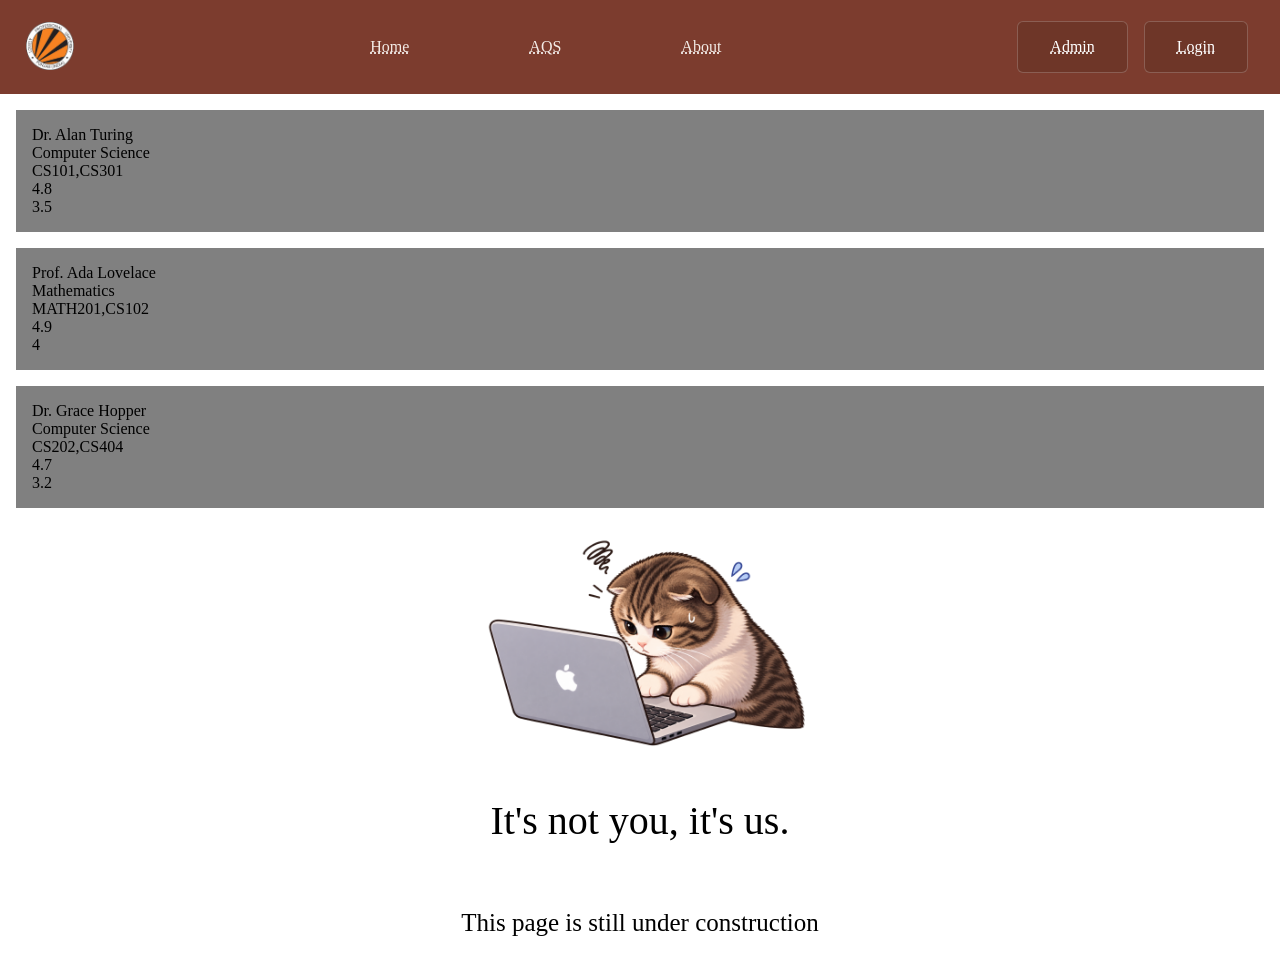
<file: CA project/feedback.html>
<!DOCTYPE html>
<html lang="en">

<head>
    <link rel="stylesheet" href="css/header.css">
    <meta charset="UTF-8">
    <meta name="viewport" content="width=device-width, initial-scale=1.0">
    <title>Feedback</title>
    <style>
        .feedback-form{
            display: flex;
            flex-direction: column;
        }
        .faculty-list{
        }
        .faculty-card{
            display: flex;
            flex-direction: column;
            background-color: gray;
            margin: 1rem;
            padding: 1rem;
        }
    </style>
</head>

<body>
    <header class="index_header">
        <div class="header_content">
            <div class="logo_header">
                <abbr title="Go to home"><a href="index.html"><img src="images\lpulogo.png" alt="lpu header logo"></a></abbr>
            </div>
            <div class="header_nav">
                <ul>
                    <li class="home">
                        <abbr title="Home"><a href="index.html">Home</a></abbr>
                    </li>
                    <li class="connect-with-us">
                        <abbr title="Connect with us via AQS"><a href="connect_with_us.html">AQS</a></abbr>
                    </li>
                    <li class="about">
                        <abbr title="About us"><a href="about.html">About</a></abbr>
                    </li>
                </ul>
            </div>
            <div class="login-theme">
                <abbr title="Go to admin login"><a class="header-left-button" href="login.html">Admin</a></abbr>
                <abbr title="Go to student login"><a class="header-right-button" href="login.html">Login</a></abbr>
            </div>
        </div>
    </header>
    <div id="facultyContainer" class="faculty-list">

    </div>
    <script src="./js/feedback.js"></script>
     <div class="catpic">
        <img src="images\Worried Cat at Apple Laptop.png" alt="Not able to load image">
        <p class="catpic_l1">It's not you, it's us.</p>
        <p class="catpic_l2">This page is still under construction</p>
    </div>
</body>
</html>
</file>
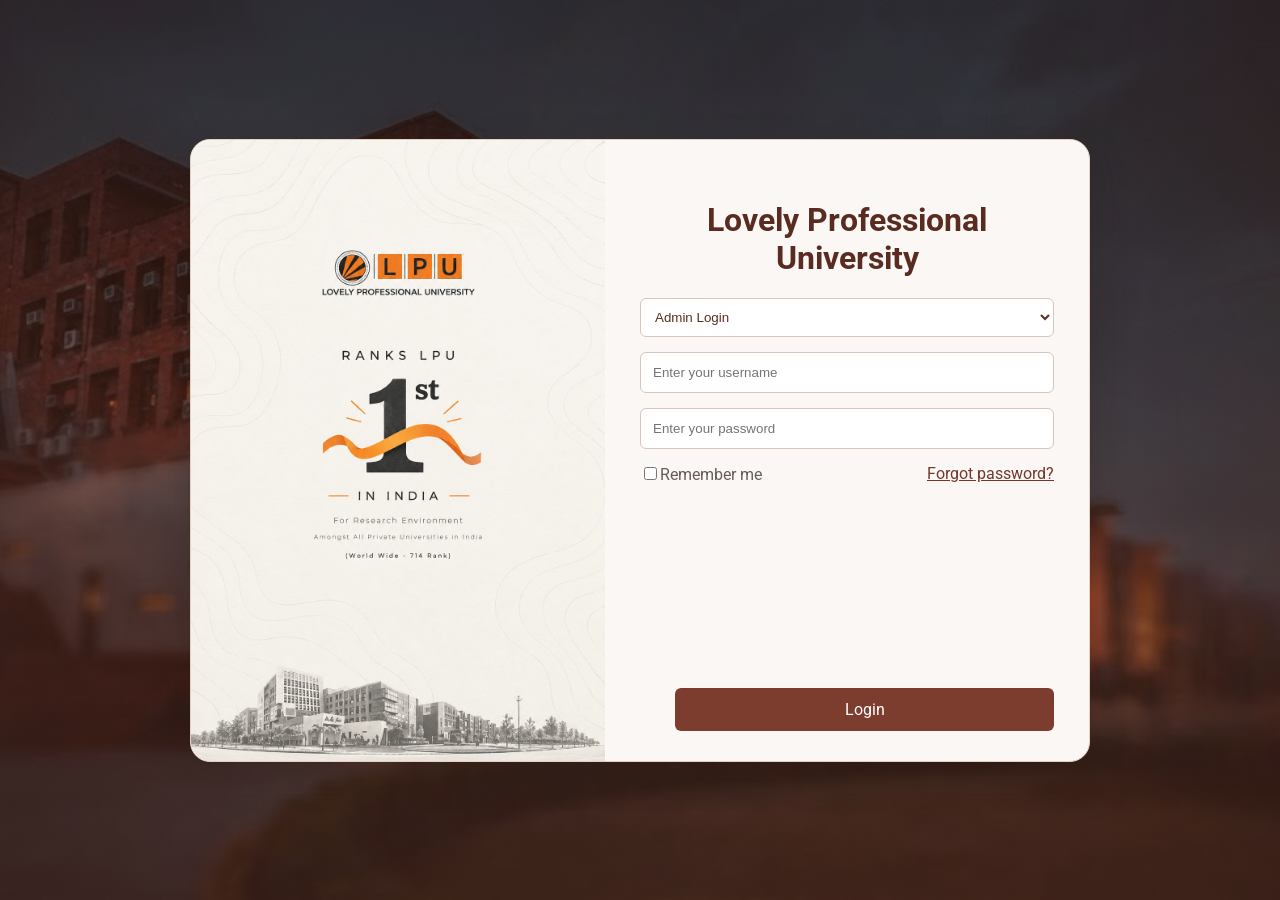
<file: CA project/login.html>
<!DOCTYPE html>
<html lang="en">

<head>
    <link rel="stylesheet" href="css/loginpage.css">
    <link rel="stylesheet" href="css/header.css">
    <link rel="preconnect" href="https://fonts.googleapis.com">
    <link rel="preconnect" href="https://fonts.gstatic.com" crossorigin>
    <link href="https://fonts.googleapis.com/css2?family=Roboto:wght@400;700&display=swap" rel="stylesheet">
    <meta charset="UTF-8">
    <meta name="viewport" content="width=device-width, initial-scale=1.0">
    <title>Login Feedback</title>
</head>

<body class="login-body">
    
    <div class="login-container">
        <div class="login-left-image">
            <img src="images/Lovely Professional University 1st in India.png" height="500">
        </div>
        <div class="login-right">

            <div class="login-form">

                <h1 class="login-title">Lovely Professional University</h1>
                <select id="login-selection">
                    <option value="admin">
                        Admin Login
                    </option>
                    <option value="faculty">
                        Faculty Login
                    </option>
                    <option value="student">
                        Student Login
                    </option>
                </select>
            </div>

            <form class="login-field" method="get">

                <div class="user-name">
                    <label for="username">Username:</label>
                    <input type="text" id="username" name="username" placeholder="Enter your username" required>
                </div>

                <div class="pass-word">
                    <label for="password">Password:</label>
                    <input type="password" id="password" name="password" placeholder="Enter your password" required>
                </div>

                <div class="remember-me-forgot">
                    <label class="remember"><input type="checkbox">Remember me</label>
                    <a href="#" class="forgot">Forgot password?</a>
                </div>
            </div>
        </form>
        <div class="login-button">
            <button id="login-button">Login</button>
        </div>
    </div>
    <script src="js/login.js"></script>
</body>
</html>
</file>
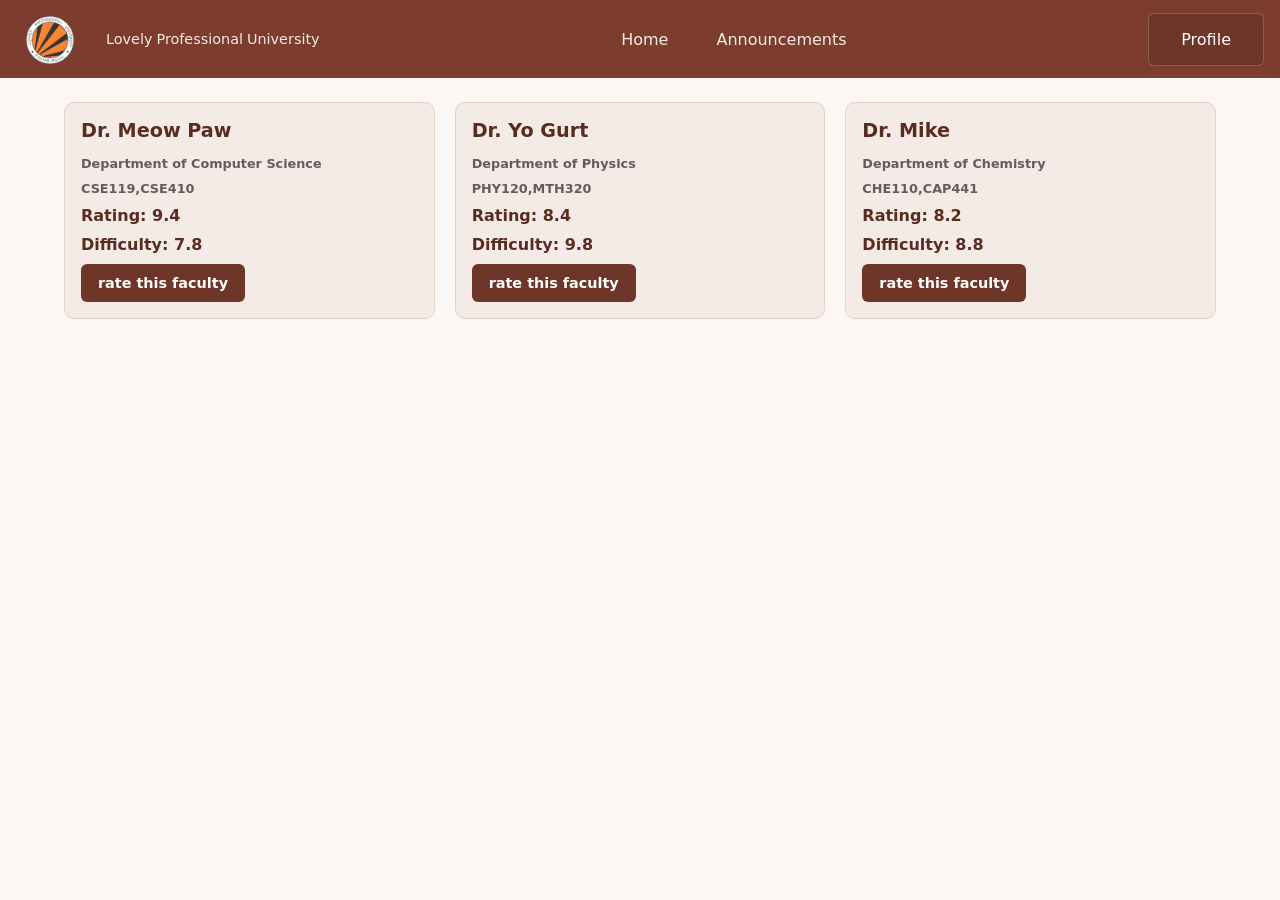
<file: CA project/student.html>
<!doctype html>
<html lang="en">

<head>
    <meta charset="UTF-8" />
    <link rel="stylesheet" href="css\connect_with_us.css">
    <link rel="stylesheet" href="css\header.css">
    <meta name="viewport" content="width=device-width, initial-scale=1.0" />
    <title>Faculty Page</title>
    <link rel="stylesheet" href="./css/student.css" />
    <link rel="stylesheet" href="./css/header.css" />
</head>

<body>
    <header class="topbar">
        <div class="topbar-left">
            <img class="topbar-left__logo" src="./images/icons/lpu logo.png" />
            <div class="topbar-left__title">
                <span>Lovely</span>
                <span>Professional</span>
                <span>University</span>
            </div>
        </div>
        <div class="topbar-center">
            <button id="topbarCenterButtonHome" class="topbar-center__btn">home</button>
            <button class="topbar-center__btn">announcements</button>
        </div>
        <div class="topbar-right">
            <button class="topbar-right__btn">profile</button>
        </div>
    </header>
    <section id="facultyCardContainer" class="faculty-card__container">
        <!--all faculty cards will appear here, to edit cards, modify scripts/faculty.js-->
    </section>
    <section class="faculty-rating-menu__container">
        <div id="facultyRatingMenu" class="faculty-rating-menu hidden">
            <form class="faculty-rating-menu__form">
                <label for="ratingMenuFacultySelector">Select a faculty:</label>
                <select id="ratingMenuFacultySelector" class="faculty-rating-menu__faculty-selector" disabled></select>
                <label for="ratingMenuCourseSelector">Select a course:</label>
                <select id="ratingMenuCourseSelector" class="faculty-rating-menu__course-selector"></select>
                <label for="ratingMenuRatingInput">Enter a rating (1-10):</label>
                <input type="range" id="ratingMenuRatingInput" class="faculty-rating-menu__rating-input" min="1"
                    max="10" />
                <label for="ratingMenuDifficultyRatingInput">Enter course difficulty (1-10):</label>
                <input type="range" id="ratingMenuDifficultyRatingInput" class="faculty-rating-menu__difficulty-rating-input" min="1"
                    max="10" />
                <label for="ratingMenuCommentInput">Enter a comment:</label>
                <textarea id="ratingMenuCommentInput" class="faculty-rating-menu__comment-input"></textarea>
                <button id="submitFacultyRating" class="faculty-rating-menu__submit-btn">
                    Submit Rating
                </button>
            </form>
            <button id="closeFacultyRatingMenu" class="faculty-rating__btn--close">
                close
            </button>
        </div>
    </section>
    <script src="./js/student.js"></script>

</body>

</html>
</file>
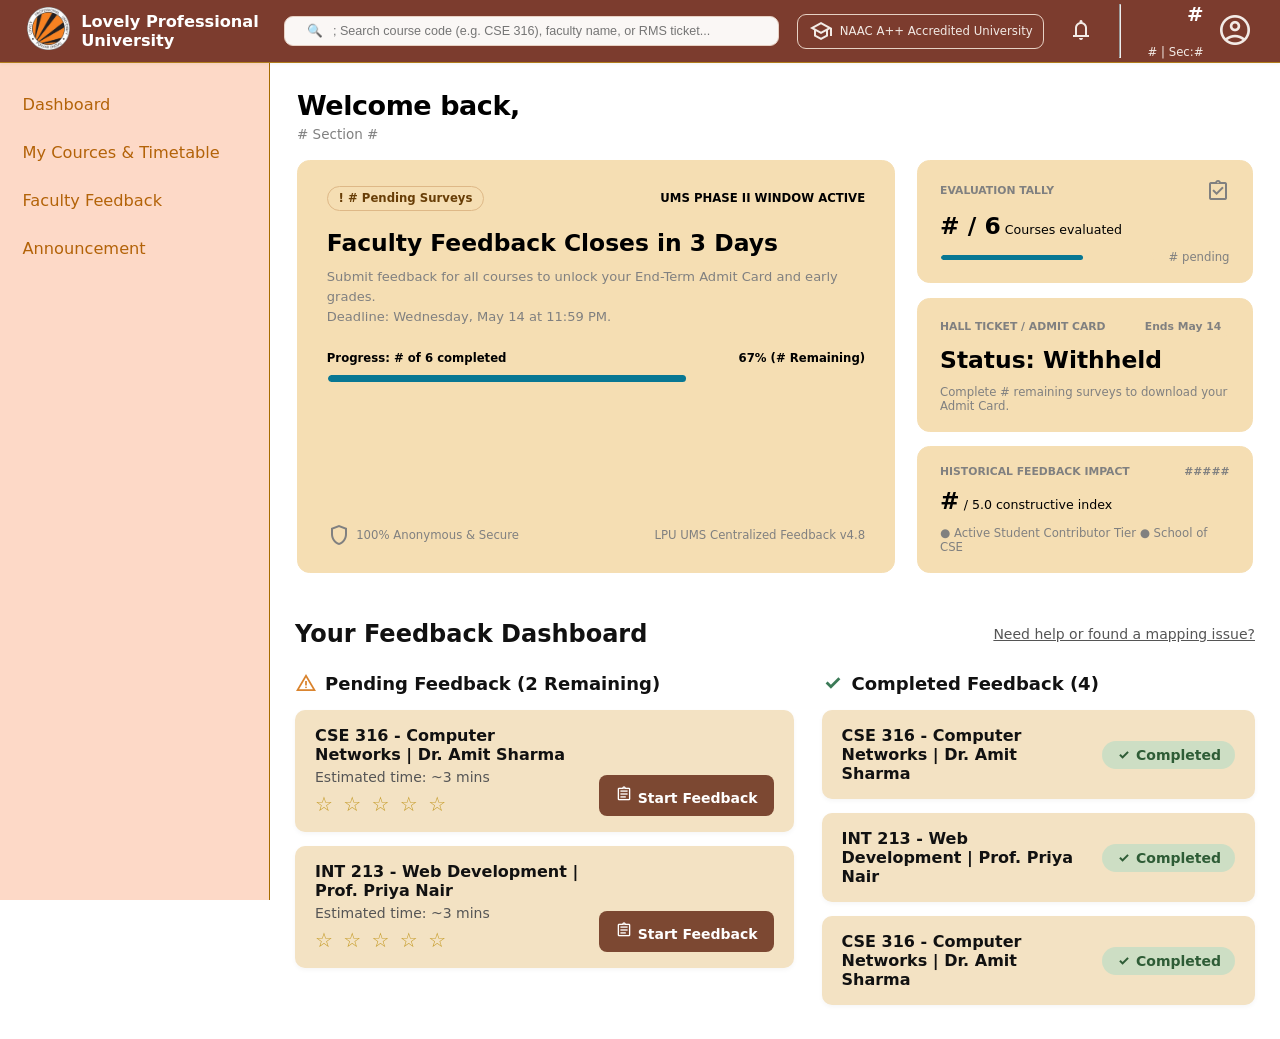
<file: CA project/main_pain/Dashboard.html>
<!DOCTYPE html>
<html lang="en">

<head>
    <link rel="stylesheet" href="..\css\main_pain\Dashboard.css">
    <link rel="stylesheet" href="..\css\header.css">
    <link rel="stylesheet"
        href="https://fonts.googleapis.com/css2?family=Material+Symbols+Outlined:opsz,wght,FILL,GRAD@20..48,100..700,0..1,-50" />
    <meta charset="UTF-8">
    <meta name="viewport" content="width=device-width, initial-scale=1.0">
    <title>Dashboard</title>
</head>

<body>
    <header class="navbar">
        <div class="nav_left">
            <div>
                <img src="../images/lpulogo.png" alt="lpu logo">
            </div>
            <div>
                <span>Lovely Professional<br>University</span>
            </div>
        </div>
        <div class="nav_search">
            <div>
                <form action="../student.html">
                <input type="search"
                    placeholder="&ensp; &#128269; &ensp;; Search course code (e.g. CSE 316), faculty name, or RMS ticket..."
                    id="nav-search"></form>
            </div>
            <div>
                <span class="curv_rect_box"><span class="material-symbols-outlined">
                        school
                    </span> NAAC A++ Accredited University</span>
            </div>
        </div>
        <div class="nav_status">
            <div class="notifications_icon">
                <span class="material-symbols-outlined">
                    notifications
                </span>

            </div>
            <div>
                <hr style="width: .1vh; height: 6vh ; background-color: #000000; margin: 0 1.4vh;">

            </div>
            <div class="user_detail">
                <div class="user_detail_line1" id="display_username">#</div><br>
                <div class="user_detail_line2">
                    <span id="display_id">#</span> | Sec:<span id="display_section">#</span>
                </div>
            </div>
            <div class="user_dp">
                <span class="material-symbols-outlined">
                    account_circle
                </span>
            </div>
        </div>
    </header>
    <aside class="sidebar">
        <ul class="sidebar_menu">
            <li class="sidebar_option"><a class="clean_link" href="../main_pain/Dashboard.html"></a>Dashboard</li>
            <li class="sidebar_option"><a class="clean_link" href="../main_pain/My _Cources _Timetable.html">My Cources & Timetable</a></li>
            <li class="sidebar_option"><a class="clean_link" href="../student.html">Faculty Feedback</a></li>
            <li class="sidebar_option">Announcement </li>
        </ul>
    </aside>
    <hr class="break">
    <h1>
        <div class="h1">Welcome back,<span id="display_username"></span></div>
        <div class="h1_line2"><span id="display_course">#</span> Section <span id="display_section">#</span></div>
    </h1>
    <div class="status_window">
        <div class="pending_window">
            <div class="pending_window_line1">
                <div class="pending_window_line1_a">! <span id="pending_survey">#</span> Pending Surveys</div>
                <div class="pending_window_line1_b">UMS PHASE II WINDOW ACTIVE</div>
            </div>

            <div class="pending_window_line2">
                Faculty Feedback Closes in 3 Days
            </div>

            <div class="pending_window_line3">
                <div>Submit feedback for all courses to unlock your End-Term Admit Card and early grades.</div>
                <div>Deadline: Wednesday, May 14 at 11:59 PM.</div>
            </div>

            <div class="pending_window_line4">
                <div class="pending_window_line4_a">
                    <div>Progress: <span id="pending_survey">#</span> of 6 completed</div>
                    <div>67% (<span id="pending_survey">#</span> Remaining)</div>
                </div>
                <div class="pending_window_line4_b">
                    <div class="progress_fill"></div>
                </div>
            </div>

            <div class="pending_window_line5">
                <div class="pending_window_line5_a">
                    <span class="material-symbols-outlined">shield</span>
                    <div>100% Anonymous & Secure</div>
                </div>
                <div class="pending_window_line5_b">
                    LPU UMS Centralized Feedback v4.8
                </div>
            </div>
        </div>

        <div class="progress_window">
            <div class="progres_evaluation">
                <div class="progress_box_line1">
                    <div>EVALUATION TALLY</div>
                    <span class="material-symbols-outlined">assignment_turned_in</span>
                </div>
                <div class="progress_box_line2">
                    <span class="progress_box_big"><span id="pending_survey">#</span> / 6</span> Courses evaluated
                </div>
                <div class="progress_box_line3">
                    <div class="progress_box_bar">
                        <div class="progress_fill"></div>
                    </div>
                    <div><span id="pending_survey">#</span> pending</div>
                </div>
            </div>

            <div class="progres_hallticket">
                <div class="progress_box_line1">
                    <div>HALL TICKET / ADMIT CARD</div>
                    <div class="progress_box_badge">Ends May 14</div>
                </div>
                <div class="progress_box_line2">
                    <span class="progress_box_big">Status: Withheld</span>
                </div>
                <div class="progress_box_line3">
                    <div>Complete <span id="pending_survey">#</span> remaining surveys to download your Admit Card.
                    </div>
                </div>
            </div>

            <div class="progres_feedback">
                <div class="progress_box_line1">
                    <div>HISTORICAL FEEDBACK IMPACT</div>
                    <div>#####</div>
                </div>
                <div class="progress_box_line2">
                    <span class="progress_box_big"><span id="average_rating">#</span></span> / 5.0 constructive index
                </div>
                <div class="progress_box_line3">
                    <div>&#9679; Active Student Contributor Tier &#9679; School of CSE</div>
                </div>
            </div>
        </div>
    </div>
    <div class="feedback_dashboard">
        <div class="feedback_heading">
            <div class="feedback_heading_left">
                Your Feedback Dashboard
            </div>
            <div class="feedback_heading_right">
                <a href="">Need help or found a mapping issue?</a>
            </div>
        </div>
        <div class="feedback_card_div">
            <div class="pending_feedback">
                <div class="common_heading_in_feedback">
                    <span class="material-symbols-outlined">
                        warning
                    </span> Pending Feedback (2 Remaining)
                </div>
                <div class="pending_card_container">
                    <div class="pending_card_left">
                        <div class="pending_card_container_line1">
                            CSE 316 - Computer Networks | Dr. Amit Sharma
                        </div>
                        <div class="pending_card_container_line2">
                            Estimated time: ~3 mins
                        </div>
                        <div class="pending_card_container_line3">
                            ☆ ☆ ☆ ☆ ☆
                        </div>
                    </div>
                    <div class="pending_card_right">
                        <a class="clean_link"  href="../student.html"><span class="material-symbols-outlined">assignment</span> Start Feedback</a>
                    </div>

                </div>
                <div class="pending_card_container">
                    <div class="pending_card_left">
                        <div class="pending_card_container_line1">
                            INT 213 - Web Development | Prof. Priya Nair
                        </div>
                        <div class="pending_card_container_line2">
                            Estimated time: ~3 mins
                        </div>
                        <div class="pending_card_container_line3">
                            ☆ ☆ ☆ ☆ ☆
                        </div>
                    </div>
                    <div class="pending_card_right">
                        <a class="clean_link"  href="../student.html"><span class="material-symbols-outlined">assignment</span> Start Feedback</a>
                    </div>

                </div>
            </div>
            <div class="complete_feedback">
                <div class="complete_feedback_heading">
                    <span class="material-symbols-outlined">
                        check
                    </span> Completed Feedback (4)
                </div>
                <div class="complete_feedback_card">
                    <div class="complete_feedback_teach_name">
                        CSE 316 - Computer Networks | Dr. Amit Sharma
                    </div>
                    <div class="complete_feedback_complete_sign">
                        <span class="material-symbols-outlined">
                        check
                    </span>Completed
                    </div>
                </div>
                <div class="complete_feedback_card">
                    <div class="complete_feedback_teach_name">
                        INT 213 - Web Development | Prof. Priya Nair
                    </div>
                    <div class="complete_feedback_complete_sign">
                        <span class="material-symbols-outlined">
                        check
                    </span>Completed
                    </div>
                </div>
                <div class="complete_feedback_card">
                    <div class="complete_feedback_teach_name">
                        CSE 316 - Computer Networks | Dr. Amit Sharma
                    </div>
                    <div class="complete_feedback_complete_sign">
                        <span class="material-symbols-outlined">
                        check
                    </span>Completed
                    </div>
                </div>
            </div>
        </div>
    </div>


</body>

</html>
</file>
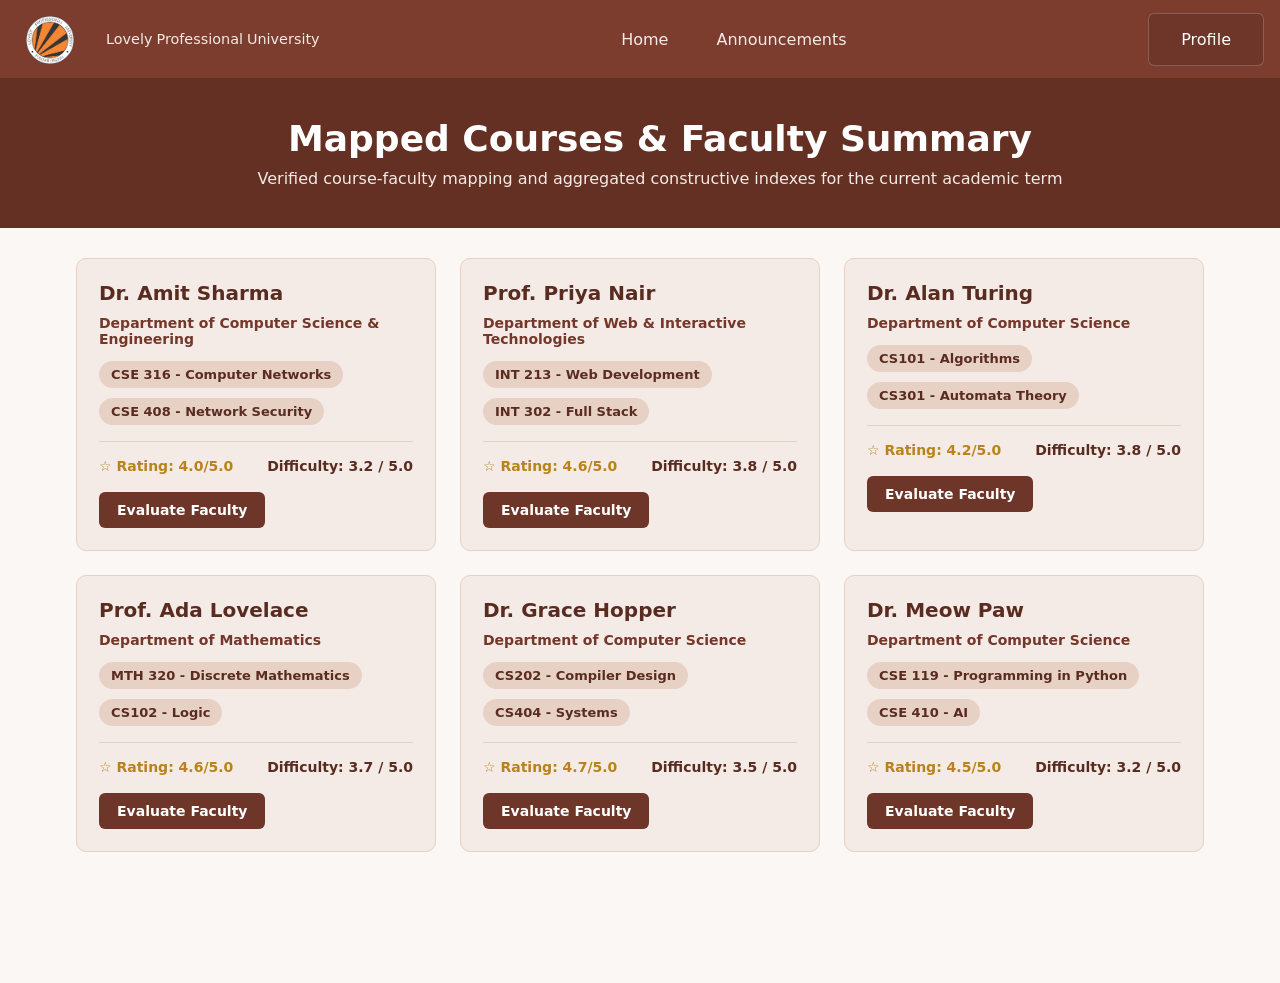
<file: CA project/main_pain/My _Cources _Timetable.html>
<!DOCTYPE html>
<html lang="en">
<head>
    <meta charset="UTF-8" />
    <meta name="viewport" content="width=device-width, initial-scale=1.0" />
    <title>Faculty Page</title>
    <link rel="stylesheet" href="../css/student.css" />
    <link rel="stylesheet" href="../css/header.css" />
    <link rel="stylesheet" href="../css/My _Cources _Timetable.css" />
</head>

<body>
    <header class="topbar">
        <div class="topbar-left">
            <img class="topbar-left__logo" src="../images/icons/lpu logo.png" />
            <div class="topbar-left__title">
                <span>Lovely</span>
                <span>Professional</span>
                <span>University</span>
            </div>
        </div>
        <div class="topbar-center">
            <button id="topbarCenterButtonHome" class="topbar-center__btn">home</button>
            <button id="topbarCenterButtonAnnouncements" class="topbar-center__btn">announcements</button>
        </div>
        <div class="topbar-right">
            <button class="topbar-right__btn">profile</button>
        </div>
    </header>
    
    <main class="main">
        <div class="main_line1">
            Mapped Courses & Faculty Summary
        </div>
        <div class="main_line2">
            Verified course-faculty mapping and aggregated constructive indexes for the current academic term
        </div>
    </main>
    <div class="teach_section">
        <div class="teach_container">
            <div class="teach_card">
                <div class="teach_card_line1">
                    Dr. Amit Sharma
                </div>
                <div class="teach_card_line2">
                    Department of Computer Science & Engineering
                </div>
                <div class="teach_card_line3">
                    CSE 316 - Computer Networks
                </div>
                <div class="teach_card_line4">
                    CSE 408 - Network Security
                </div>
                <hr class="teach_card_break">
                <div class="teach_card_line5">
                    <div class="teach_card_line5_left">
                        ☆ Rating: 4.0/5.0
                    </div>
                    <div class="teach_card_line5_right">
                        Difficulty: 3.2 / 5.0
                    </div>
                </div>
                <div class="teach_card_line6">
                    <a href="../student.html"> Evaluate Faculty</a>
                </div>
            </div>
            <div class="teach_card">
                <div class="teach_card_line1">
                    Prof. Priya Nair
                </div>
                <div class="teach_card_line2">
                    Department of Web & Interactive Technologies
                </div>
                <div class="teach_card_line3">
                    INT 213 - Web Development
                </div>
                <div class="teach_card_line4">
                    INT 302 - Full Stack
                </div>
                <hr class="teach_card_break">
                <div class="teach_card_line5">
                    <div class="teach_card_line5_left">☆ Rating: 4.6/5.0</div>
                    <div class="teach_card_line5_right">Difficulty: 3.8 / 5.0</div>
                    
                </div>
                <div class="teach_card_line6">
                    <a href="../student.html"> Evaluate Faculty</a>
                </div>
            </div>
            <div class="teach_card">
                <div class="teach_card_line1">
                    Dr. Alan Turing 
                </div>
                <div class="teach_card_line2">
                    Department of Computer Science
                </div>
                <div class="teach_card_line3">
                    CS101 - Algorithms  
                </div>
                <div class="teach_card_line4">
                    CS301 - Automata Theory
                </div>
                <hr class="teach_card_break">
                <div class="teach_card_line5">
                    <div class="teach_card_line5_left">☆ Rating: 4.2/5.0</div>
                    <div class="teach_card_line5_right">Difficulty: 3.8 / 5.0</div>
                    
                </div>
                <div class="teach_card_line6">
                    <a href="../student.html"> Evaluate Faculty</a>
                </div>
            </div>
            <div class="teach_card">
                <div class="teach_card_line1">
                    Prof. Ada Lovelace
                </div>
                <div class="teach_card_line2">
                    Department of Mathematics
                </div>
                <div class="teach_card_line3">
                    MTH 320 - Discrete Mathematics
                </div>
                <div class="teach_card_line4">
                    CS102 - Logic
                </div>
                <hr class="teach_card_break">
                <div class="teach_card_line5">
                    <div class="teach_card_line5_left">☆ Rating: 4.6/5.0</div>
                    <div class="teach_card_line5_right">Difficulty: 3.7 / 5.0</div>
                    
                </div>
                <div class="teach_card_line6">
                    <a href="../student.html"> Evaluate Faculty</a>
                </div>
            </div>
            <div class="teach_card">
                <div class="teach_card_line1">
                    Dr. Grace Hopper
                </div>
                <div class="teach_card_line2">
                    Department of Computer Science
                </div>
                <div class="teach_card_line3">
                    CS202 - Compiler Design
                </div>
                <div class="teach_card_line4">
                    CS404 - Systems
                </div>
                <hr class="teach_card_break">
                <div class="teach_card_line5">
                    <div class="teach_card_line5_left">☆ Rating: 4.7/5.0</div>
                    <div class="teach_card_line5_right">Difficulty: 3.5 / 5.0</div>
                    
                </div>
                <div class="teach_card_line6">
                    <a href="../student.html"> Evaluate Faculty</a>
                </div>
            </div>
            <div class="teach_card">
                <div class="teach_card_line1">
                    Dr. Meow Paw    
                </div>
                <div class="teach_card_line2">
                    Department of Computer Science
                </div>
                <div class="teach_card_line3">
                    CSE 119 - Programming in Python
                </div>
                <div class="teach_card_line4">
                    CSE 410 - AI
                </div>
                <hr class="teach_card_break">
                <div class="teach_card_line5">
                    <div class="teach_card_line5_left">☆ Rating: 4.5/5.0</div>
                    <div class="teach_card_line5_right">Difficulty: 3.2 / 5.0</div>
                    
                </div>
                <div class="teach_card_line6">
                    <a href="../student.html"> Evaluate Faculty</a>
                </div>
            </div>
        </div>
    </div>
    <pre>
        
        
        
        
    </pre>
    <script src="../js/My _Cources _Timetable.js"></script>
</body>
</html>
</file>
<file: CA project/css/style.css>
@import url(colors.css);

html, body{
    color: rgb(255, 255, 255);
}


.index-body {
    background-color: rgb(253, 253, 252);
    margin: 0;
    font-family: system-ui, -apple-system, sans-serif;
    background-color: #FAF7F5;
    color: #2D1A15;
    background-repeat: no-repeat;
    background-attachment: fixed;
    background-size: cover;
}

.index_header {
    background-color: #7c3c2e;
    color: #FFFFFF;
}

.header_nav ul{
    list-style-type: none;
    margin: 0;
    padding: 3px 0;
    display: flex;
    align-items: center;
    gap: 100px;
    white-space: nowrap;
}

.header_content {
    /* animation-name: homeAnimation;
    animation-duration: 5s; */
    display: flex;
    justify-content: space-between;
    border-radius: 20px;
    align-items: center;
    padding-top: 5px;
    padding-bottom: 5px;
}

.header_nav ul li a{
    display: block;
    color: #F3EBE6;
    margin: 0 1rem;
    font-weight: 500;
    text-align: center;
    padding: 14px 16px;
    text-decoration: none;
}

.header-right-button{
    animation-name: homeAnimation;
    animation-duration: 3s;
    background-color: #6E3628;
    color: #FFFFFF;
    border: 1px solid rgba(255, 255, 255, 0.2);
    padding: 1rem 2rem;
    border-radius: 6px;
    cursor: pointer;
}

.header-left-button{
    background-color: #6E3628;
    animation-name: homeAnimation;
    animation-duration: 3s;
    color: #ffffff;
    border: 1px solid rgba(255, 255, 255, 0.2);
    padding: 1rem 2rem;
    border-radius: 6px;
    cursor: pointer;
}



.header-right-button:hover , .header-left-button:hover{
    background-color: #e0dfde;
    color: black;
    border: 1px groove black;
}

.logo_header img{
    max-width: 100%;
    height: 48px;
    width: auto;
    padding: 7px 300px 5px 10px;
}

.login-theme{
    align-items: center;
    list-style-type: none;
    padding: 0;
    margin: 1rem;
    display: flex;
    flex-direction: row;
    gap: 1rem;
    padding-left: 300px;

}

@keyframes homeAnimation {
    from {opacity: 0%;}
    to {opacity: 100%;}

  
}
.home:hover {
    border-bottom: 2px solid white;
    animation-name: slidingbar;
    animation-duration: 0.4s;
}
@keyframes slidingbar {
    from {border-bottom: none}
    to {border-bottom: 2px solid white;}
}

.connect-with-us:hover {
    border-bottom: 2px solid white;
    animation-name: slidingbar;
    animation-duration: 0.4s;
}
.about:hover {
    border-bottom: 2px solid white;
    animation-name: slidingbar;
    animation-duration: 0.4s;
}

.home:hover,
.connect-with-us:hover,
.about:hover {
    border-bottom: 2px solid #FFFFFF;
    animation: slidingbar 0.4s;
}

@keyframes slidingbar {
    from { border-bottom-color: transparent; }
    to { border-bottom-color: #FFFFFF; }
}
</file>
<file: CA project/css/index_card.css>
/*  main tag css is here */

.index_main {
    background-image: url("../images/new-new.png");
    background-color: #74372a;
    background-repeat: no-repeat;
    background-position: center;
    background-size: cover;
    display: flex;
    flex-direction: column;
    height: auto;
    min-height: 20vh;
    padding: 20px 10px 0px;
}

.main_text_container {
    display: flex;
    flex-direction: row;
    flex: 1;
    flex-wrap: wrap;
    justify-content: center;
    align-items: left;
    height: auto;
    width: auto;
    margin: 10px 10px 10px 10px;
    padding: 2px;
}
.main_text {
    flex: 1 1 320px;
    padding-top: 50px;
    width: auto;
    min-width: 0;
    align-items: right;

}

.main_heading_line_1 {

    font-size: 85px;
    color: rgb(167, 77, 73);
    text-align: right;
    min-width: 0;
    width: auto;
    margin: 10px 10px 0px 10px;
}

.main_heading_line_2 {
    font-size: 45px;
    color: rgb(167, 77, 73);
    margin: 0px 0px 0px 0px;
    text-align: right;
    padding-bottom: 150px;
}

/* .main_text_l1 {
    
    font-size: 18px;
    color: #74372a;
    text-align: right;
    padding-left: 20px;
} */


.main_image {
    flex: 0 1 300px;
    max-width: 300px;
    min-width: 0;
}

.main_image img {
    display: block;
    width: 100%;
    max-width: 100%;
    height: auto;
    margin: 0;
    border-radius: 20px;
}

/* colour seting is pending here */
/* .login_button_container {
    
    display: flex;
    flex-direction: row;
    justify-content: center;
    align-items: center;   
    margin: 0;
    padding-top: 30px;
    
}
.login_button button {
    display: flex;
    flex-direction: row;
    border-radius: 15px;
    border-color: rgba(240, 255, 255, 0);
    background-color: rgba(202, 224, 246, 0);
    padding: 5px 20px;
    font-size: 30px;
    
    
}
.login_text {
    color: rgb(250, 250, 250);

}


.login_button a{
    text-decoration: none;

}

.login_button:hover {
    transform: translateY(-5px);
} */


/* section tag css is here ln 76 -- ln 208 */



/* make this better  {  :(  } */
.section_text1 {
    background: #74372a;
}

.text1_l1 {
    font-size: 45px;
    color: white;
    text-align: center;
    margin: 0px 400px 0px 400px;
    padding-top: 50px;
}

.text1_l2 {
    font-size: 18px;
    color: white;
    text-align:center;
    margin: 20px 390px 10px 390px;
}
.text1_l3 {
    font-size: 18px;
    color: white;
    text-align:center;
    margin: -8px 400px 0px 400px;
    padding-bottom: 50px;
}

.summary_card {
    padding-top: 50px;
    background: #FAF7F5;
    display: flex;
    flex-direction: row;
    gap: 20px;
    padding-bottom: 25px;
   
    
}
.summary_card_1{
    transition: transform 0.2s, box-shadow 0.2s;
}
.summary_card_1:hover{
    transform: translateY(-10px);
    box-shadow: 0 0 0 2px #74372a;
}

.summary_card_1,.summary_card_2,.summary_card_3,.summary_card_4 {
    flex: 1;
    text-align: center;
    padding: 20px;
    background-color: #F4EBE6;
    border-radius: 10px;
    margin: 0px 10px 25px 10px;
}

.summary_card_logo .material-symbols-outlined{
  width: 50px;
  height: 50px;
  background-color: #E7D1C4;
  border-radius: 50%;
  display: flex;
  align-items: center;
  justify-content: center;
  margin: 0 auto 1.25rem auto;
  color: #5A2C21;
}

.feedback_step_card_top_logo .material-symbols-outlined {
    display: flex;
    align-items: center;
    justify-content: center;
    width: 50px;
    height: 50px;
    margin: 0 auto 1.25rem;
    border-radius: 50%;
    background-color: #E7D1C4;
    color: #5A2C21;
}


.summary_card_line_1 {
    color: #5A2C21;;
    font-size: 1.15rem;
    font-weight: 600;
    margin-bottom: 0.75rem;

}
.summary_card_line_2 {
    color: #665C59;
    font-size: 0.875rem;
    line-height: 1.5;
    margin: 0;
}

.survey_data {
    flex-direction: row;
    gap: 20px;
    background-color: #74372a;
    color: #FFFFFF;
    padding: 1.5rem;
    display: flex;
    justify-content: space-around;
    align-items: center;

}

/* fix the logo size here */
.survey_data_container{
    flex: 1;
    border-radius: 10px;
    align-items: baseline;
}

.survey_data_container_content {
    display: flex;
    flex-direction: row;
    align-items: center;
}

.survey_data_text{
    flex: 1;
}




.survey_data_line_1{
    font-size: 30px;
    margin: auto;
}
/* survey_data_side_logo :( */
.sd_side_logo .material-symbols-outlined{
    margin: 2px 15px 1px 19px;
    font-size: 40px;
    overflow: hidden;
    width: 50px;
    height: 50px;
    /* border-radius: 50%; */
    /* background-color: rgba(0, 0, 0, 0.3); */
    /* backdrop-filter: blur(35px); */
    display: flex;
    justify-content: center;
    align-items: center;
}


.sd_break {
    display: flex;
    rotate: 90deg;
    width: 45px;
    max-width: 45px;
}
.survey_data_line_2{
    font-size: 12px;
    margin: auto;
}

.sd_5_l2,.sd_5_l1 {
    font-size: 25px;
    margin: 10px 20px 10px -7px;
}

/* how the feedback system work css ln238 -- ln349 */

.page_break_1_{
    margin: 100px 0px 100px 0px;
}
.break_1 {
    
    margin: 100px 0px 00px 0px;
}
.af_t1 {
    background: #74372a;
    padding-top: 40px;
    padding-bottom: 40px;
}
.af_t1_l1{
    text-align: center;
    font-size: 37px;
    color: #FFFFFF;
    /* border-left: 10px solid #FFFFFF;
    border-right: 10px solid #FFFFFF; */
    /* border-top: 2px solid #FFFFFF;
    border-bottom: 2px solid #FFFFFF; */
    width: fit-content;
    padding: 3px 100px;
    margin: auto;

}

/* .af_t1_l1_txt {
    border: 2px solid #54251c;
    padding: none;
} */

.af_t1_l2{
    text-align: center;
    font-size: 17px;
}

/* cards starts here */

.feedback_steps{
    display: flex;
    flex-direction: row;
    gap: 1px;
    margin: 100px 10px 10px 20px ;
    border-radius: 10px;    
    }

.fsc_top_logo{
    margin: auto;
    font-size: 40px;
    overflow: hidden;
    width: 50px;
    height: 50px;
    border-radius: 50%;
    background-color: rgba(0, 0, 0, 0.3);
    backdrop-filter: blur(35px);
    display: flex;
    justify-content: center;
    align-items: center;  
}
.feedback_step_card {
    flex: 1;
    display: flex;
    flex-direction: column;
    text-align: center;
    padding: 20px;
    background-color: #F4EBE6;
    border-radius: 10px;
    margin: 0px 10px 25px 10px;
    transition: transform 0.2s, box-shadow 0.2s;
}

.feedback_step_card:hover{
    transform: translateY(-6px);
    box-shadow: 0 0 0 2px #74372a;
}
.feedback_step_card_top_logo{
    margin: 0;
}
.feedback_line {
    flex: 1;
    margin: 10px 0;
}

p.feedback_line_1 {
    color: #74372a;
    font-size: 1.15rem;
    font-weight: 600;
    margin-bottom: 0.75rem;
}
p.feedback_line_2 {
    color: #665C59;
    font-size: 0.875rem;
    line-height: 1.5;
}

.feedback_bottom_line {
    display: flex;
    flex-direction: row;
    align-items: center;
    overflow: hidden;
    margin: 0px 10px -10px 10px;
}

.feedback_break {
    margin-top: 0px;
    border: 0;
    border-top: 1px solid #E7D1C4;
}
.feedback_bottom_line_1 {
    flex: 0 0 auto;
    height: auto;
    width:  auto;
    margin: 0px ;
    font-size: 10px;
}

.feedback_bottom_line_1 .material-symbols-outlined {
    color: #74372a;
}

.feedback_bottom_line_2 {
    flex: 0 0 auto;
    margin:0px;
    font-size: 11px;
    color: #74372a;
}

.sdc_5 {
    display: flex;
    flex: 1;
    align-items: center;
    justify-content: center;
}

.sd_5 {
    display: flex;
    flex-direction: column;
    align-items: center;
}

.sd_5 .sd_side_logo .material-symbols-outlined {
    margin: 0;
}
</file>
<file: CA project/css/header.css>
body {
    margin: 0;
}

.index_header,
.header,
.topbar,
.navbar {
    background-color: #7c3c2e;
    color: #FFFFFF;
}

.header_content {
    display: flex;
    align-items: center;
    justify-content: space-between;
    padding: 5px 16px;
    border-radius: 20px;
    background: transparent;
    color: inherit;
    animation: none;
}

.header_nav ul {
    display: flex;
    align-items: center;
    justify-content: center;
    gap: 72px;
    margin: 0;
    padding: 3px 0;
    list-style-type: none;
    white-space: nowrap;
}

.header_nav ul li a {
    display: block;
    margin: 0 1rem;
    padding: 14px 8px;
    color: #F3EBE6;
    font-weight: 500;
    text-align: center;
    text-decoration: none;
}

.home:hover,
.connect-with-us:hover,
.about:hover {
    border-bottom: 2px solid #FFFFFF;
    animation: slidingbar 0.4s;
}

.logo_header img {
    max-width: 100%;
    width: auto;
    height: 48px;
    padding: 7px 16px 5px 10px;
}

.login-theme {
    display: flex;
    align-items: center;
    gap: 1rem;
    margin: 1rem;
    padding: 0;
}

.login-theme > abbr {
    display: inline-flex;
}

.header-left-button,
.header-right-button {
    display: inline-flex;
    align-items: center;
    justify-content: center;
    padding: 1rem 2rem;
    border: 1px solid rgba(255, 255, 255, 0.2);
    border-radius: 6px;
    background-color: #6E3628;
    color: #FFFFFF;
    font: inherit;
    cursor: pointer;
    text-decoration: none;
    animation: homeAnimation 3s;
}

.header-left-button:hover,
.header-right-button:hover {
    border: 1px groove #2D1A15;
    background-color: #e0dfde;
    color: #2D1A15;
}

.topbar {
    display: flex;
    align-items: center;
    justify-content: space-between;
    min-height: 68px;
    padding: 5px 16px;
}

.topbar-left,
.topbar-center,
.topbar-right {
    display: flex;
    align-items: center;
    gap: 1rem;
}

.topbar-left__logo {
    width: 48px;
    height: 48px;
}

.topbar-left__title {
    color: #FFFFFF;
}

.topbar-center__btn {
    padding: 14px 8px;
    border: 0;
    background: transparent;
    color: #F3EBE6;
    font: inherit;
    text-transform: capitalize;
    cursor: pointer;
}

.topbar-right__btn {
    padding: 1rem 2rem;
    border: 1px solid rgba(255, 255, 255, 0.2);
    border-radius: 6px;
    background-color: #6E3628;
    color: #FFFFFF;
    font: inherit;
    cursor: pointer;
}

.topbar-center__btn:hover {
    text-decoration: underline;
}

.topbar-right__btn:hover {
    background-color: #e0dfde;
    color: #2D1A15;
}

.navbar {
    color: #FFFFFF;
}

.nav_left {
    color: #FFFFFF;
}

.nav_search input {
    border-color: #E7D1C4;
    background-color: #FAF7F5;
    color: #2D1A15;
}

.nav_search input:focus {
    border-color: #D6A28A;
    background-color: #FFFFFF;
}

.curv_rect_box {
    border-color: #E7D1C4;
    color: #F3EBE6;
}

.user_detail_line2 {
    color: #F3EBE6;
}

.user_dp .material-symbols-outlined,
.nav_status .material-symbols-outlined {
    color: #F3EBE6;
}

.login-body,
.login-body-admin {
    flex-direction: column;
    align-items: stretch;
    justify-content: flex-start;
    padding: 0;
}

@media (max-width: 800px) {
    .header_content,
    .topbar {
        flex-wrap: wrap;
        justify-content: center;
        gap: 8px;
    }

    .header_nav ul {
        gap: 8px;
    }

    .header_nav ul li a {
        margin: 0;
    }

    .login-theme {
        margin: 8px;
    }
}

@media (max-width: 520px) {
    .header_nav ul {
        gap: 0;
    }

    .header_nav ul li a {
        padding: 10px 6px;
    }

    .header-left-button,
    .header-right-button,
    .topbar-center__btn,
    .topbar-right__btn {
        padding: 0.75rem 1rem;
    }
}

.catpic,
.catpic2 {
    display: flex;
    flex-direction: column;
    align-items: center;
    text-align: center;
}

.catpic img,
.catpic2 img {
    display: block;
    width: 350px;
    max-width: 100%;
}


/* .catpic2 img {
    margin: 10px auto 0;
} */

.catpic_l1, .catpic_l2{
    text-align: center;
}
.catpic_l1{
    font-size: 40px;
}
.catpic_l2{
    font-size: 25px;
}
</file>
<file: src/styles/style.css>
@import url("colors.css");

html,
body {
  padding: 0.5rem;
  margin: 0;
  display: flex;
  flex-direction: column;
  background-color: var(--paper);
  color: var(--asphalt);
}
</file>
<file: src/styles/colors.css>
:root{
    --asphalt: #302f2c;
    --paper: #efede3;
    --retro-orange: #ffc567
}
</file>
<file: CA project/css/loginpage.css>
* {
    box-sizing: border-box;
}

.login-body,
.login-body-admin {
    min-height: 100vh;
    margin: 0;
    padding: 30px;
    display: flex;
    align-items: center;
    justify-content: center;
    font-family: "Roboto", sans-serif;
    background-repeat: no-repeat;
    background-attachment: fixed;
    background-size: cover;
    background-position: center;
}

.login-body {
    background-image:
        linear-gradient(rgba(90, 44, 33, 0.4), rgba(90, 44, 33, 0.55)),
        url("../images/bg image.png");
}

.login-body-admin {
    background-image:
        linear-gradient(rgba(90, 44, 33, 0.4), rgba(90, 44, 33, 0.55)),
        url("../images/backdroploginpage.jpg");
}

.login-container {
    position: relative;
    display: flex;
    width: 100%;
    max-width: 900px;
    margin: auto;
    overflow: hidden;
    border: 1px solid #e7d1c4;
    border-radius: 20px;
    background: #faf7f5;
    box-shadow: 0 12px 35px rgba(45, 26, 21, 0.3);
}

.login-left-image,
.login-right {
    flex: 1;
}

.login-left-image img {
    display: block;
    width: 100%;
    height: 100%;
    min-height: 500px;
    object-fit: cover;
}

.login-right {
    padding: 40px 35px;
    color: #2d1a15;
    text-align: center;
}

.login-title {
    color: #5a2c21;
}

.login-subtitle {
    color: #74372a;
    letter-spacing: 2px;
    text-transform: uppercase;
}

#login-selection {
    width: 100%;
    padding: 10px;
    border: 1px solid #d8c6bc;
    border-radius: 6px;
    background: white;
    color: #5a2c21;
}

.user-name,
.pass-word {
    padding-top: 15px;
    color: #5a2c21;
}

.user-name label,
.pass-word label {
    position: absolute;
    width: 1px;
    height: 1px;
    margin: -1px;
    overflow: hidden;
}

#username,
#password {
    width: 100%;
    padding: 12px;
    border: 1px solid #d8c6bc;
    border-radius: 6px;
    background: white;
    color: #2d1a15;
}

#username:focus,
#password:focus,
#login-selection:focus {
    outline: 2px solid #b86851;
}

.remember-me-forgot {
    display: flex;
    justify-content: space-between;
    gap: 10px;
    padding-top: 15px;
}

.remember {
    color: #665c59;
}

.forgot {
    color: #74372a;
}

.login-button {
    padding-top: 25px;
    text-align: center;
}

#login-button,
#loginbutton {
    width: 100%;
    padding: 12px;
    border: 0;
    border-radius: 6px;
    background: #7c3c2e;
    color: white;
    font: inherit;
    cursor: pointer;
}

#login-button:hover,
#loginbutton:hover {
    background: #54251c;
}

.login-container > .login-button {
    position: absolute;
    right: 35px;
    bottom: 30px;
    width: calc(50% - 70px);
}

@media (max-width: 700px) {
    .login-body,
    .login-body-admin {
        padding: 16px;
    }

    .login-container {
        flex-direction: column;
        max-width: 450px;
    }

    .login-left-image img {
        min-height: 0;
        height: 200px;
    }

    .login-right {
        padding: 25px;
    }

    .login-container > .login-button {
        position: static;
        width: auto;
        padding: 0 25px 25px;
    }
}
</file>
<file: CA project/css/student.css>
@import url("colors.css");

.faculty-card__name{
    font-weight: 800;
    color: var(--primary);
    font-size: 1.2rem;
}

.faculty-card__department, .faculty-card__courses{
    font-weight: 600;
    color: var(--secondary);
    font-size: 0.8rem;
}

.faculty-card__overall-rating, .faculty-card__overall-course-difficulty{
    font-weight: 600;
    color: var(--accent-text);
    font-size: 1rem;
}

.faculty-rating-menu__form{
    display: flex;
    flex-direction: column;
    gap: 0.75rem;
    padding: 1rem;
    margin: 2rem;
    max-width: 600px;
    background-color: var(--surface);
}

.faculty-rating-menu__form label{
    font-weight: 600;
    color: var(--secondary);
    font-size: 0.85rem;
}

.faculty-rating-menu__faculty-selector,
.faculty-rating-menu__course-selector,
.faculty-rating-menu__comment-input{
    padding: 0.5rem;
    border: 1px solid var(--secondary);
    background-color: var(--surface);
    color: var(--secondary);
    font-family: inherit;
    font-size: 0.85rem;
}

.faculty-rating-menu__faculty-selector:focus,
.faculty-rating-menu__course-selector:focus,
.faculty-rating-menu__comment-input:focus{
    outline-color: var(--primary);
}

.faculty-rating-menu__faculty-selector:disabled{
    background-color: var(--background);
    opacity: 0.7;
    cursor: not-allowed;
}

.faculty-rating-menu__comment-input{
    resize: vertical;
    min-height: 4rem;
}

.faculty-rating-menu__rating-input,
.faculty-rating-menu__difficulty-rating-input{
    accent-color: var(--primary);
}

.faculty-card__container{
    display: flex;
    padding: 1rem;
}

.faculty-card{
    display: flex;
    flex-direction: column;
    background-color: var(--surface);
    padding: 1rem;
    margin: 0.5rem;
    flex-grow: 1;
}


.topbar{
    display: flex;
    padding: 1rem;
    background-color: var(--primary);
    justify-content: space-between;
}

.topbar-left, .topbar-center, .topbar-right{
    display: flex;
    gap: 1rem;
    align-items: center;
}

.faculty-rating__btn--open, .faculty-rating__btn--close, .faculty-rating-menu__submit-btn{
    background-color: var(--primary);
    color: var(--surface);
    border: none;
    width: fit-content;
    padding: 0.5rem;
    font-size: 0.8rem;
    cursor: pointer;
}

.faculty-rating__btn--close{
    margin-left: 2rem;
}

.topbar-left__logo{
    width: 4rem;
    height: 4rem;
}

.topbar-left__title{
    display: flex;
    flex-direction: column;
    color: var(--surface)
}

.topbar-center__btn, .topbar-right__btn{
    background-color: transparent;
    border: none;
    color: var(--surface);
    font-size: 1rem;
}

.topbar-center__btn:hover, .topbar-right__btn:hover{
    cursor: pointer;
    text-decoration: underline;
}

.hidden{
    display: none !important;
}

body {
    background-color: #FAF7F5;
    color: #2D1A15;
    font-family: system-ui, -apple-system, sans-serif;
}

.faculty-card__container {
    flex-wrap: wrap;
    justify-content: center;
    gap: 20px;
    max-width: 1200px;
    margin: 0 auto;
    padding: 24px;
    box-sizing: border-box;
}

.faculty-card {
    flex: 1 1 260px;
    gap: 10px;
    max-width: 360px;
    margin: 0;
    border: 1px solid #E7D1C4;
    border-radius: 10px;
    background-color: #F4EBE6;
    transition: transform 0.2s, box-shadow 0.2s;
}

.faculty-card:hover {
    transform: translateY(-4px);
    box-shadow: 0 0 0 2px #7C3C2E;
}

.faculty-card__name {
    margin-bottom: 4px;
    color: #5A2C21;
}

.faculty-card__department,
.faculty-card__courses {
    color: #665C59;
}

.faculty-card__overall-rating,
.faculty-card__overall-course-difficulty {
    color: #5A2C21;
}

.faculty-rating__btn--open,
.faculty-rating__btn--close,
.faculty-rating-menu__submit-btn {
    width: fit-content;
    padding: 10px 16px;
    border: 1px solid transparent;
    border-radius: 6px;
    background-color: #6E3628;
    color: #FFFFFF;
    font-family: inherit;
    font-size: 0.9rem;
    font-weight: 600;
    cursor: pointer;
    transition: background-color 0.2s, transform 0.2s;
}

.faculty-rating__btn--open:hover,
.faculty-rating__btn--close:hover,
.faculty-rating-menu__submit-btn:hover {
    background-color: #5A2C21;
    transform: translateY(-1px);
}

.faculty-rating__btn--close {
    margin: 0;
}

.faculty-rating-menu {
    display: flex;
    flex-direction: column;
    align-items: center;
    gap: 12px;
    padding: 24px;
}

.faculty-rating-menu__form {
    box-sizing: border-box;
    width: 100%;
    margin: 0;
    padding: 24px;
    border: 1px solid #E7D1C4;
    border-radius: 10px;
    box-shadow: 0 2px 8px rgba(45, 26, 21, 0.08);
}

.faculty-rating-menu__form label {
    color: #5A2C21;
}

.faculty-rating-menu__faculty-selector,
.faculty-rating-menu__course-selector,
.faculty-rating-menu__comment-input {
    box-sizing: border-box;
    width: 100%;
    border-color: #D6A28A;
    border-radius: 6px;
    color: #2D1A15;
}

.faculty-rating-menu__faculty-selector:focus,
.faculty-rating-menu__course-selector:focus,
.faculty-rating-menu__comment-input:focus {
    outline: 2px solid #D6A28A;
}

.faculty-rating-menu__rating-input,
.faculty-rating-menu__difficulty-rating-input {
    accent-color: #7C3C2E;
}

.faculty-rating-menu__container {
    padding: 0 24px 24px;
}

@media (max-width: 600px) {
    .faculty-card__container {
        gap: 12px;
        padding: 16px;
    }

    .faculty-card {
        max-width: none;
    }

    .faculty-rating-menu {
        padding: 16px;
    }

    .faculty-rating-menu__form {
        padding: 16px;
    }

    .faculty-rating-menu__container {
        padding: 0 16px 16px;
    }
}

.topbar .topbar-left__logo {
    box-sizing: content-box;
    padding: 7px 16px 5px 10px;
}

.topbar .topbar-left__title {
    flex-direction: row;
    align-items: center;
    gap: 4px;
    color: #F3EBE6;
    font-size: 0.9rem;
    font-weight: 500;
    white-space: nowrap;
}

.topbar .topbar-center {
    gap: 32px;
}

.topbar .topbar-center__btn {
    font-weight: 500;
}

.topbar .topbar-right__btn {
    text-transform: capitalize;
}

@media (max-width: 600px) {
    .topbar .topbar-left__logo {
        padding: 4px 8px 4px 4px;
    }

    .topbar .topbar-left__title {
        font-size: 0.8rem;
    }

    .topbar .topbar-center {
        gap: 16px;
    }
}
</file>
<file: CA project/css/My _Cources _Timetable.css>
body {
    margin: 0;
    font-family: system-ui;
    background-color: rgb(250, 247, 245);
    color: rgb(45, 26, 21);
}

.main {
    background-color: rgb(100, 48, 36);
    color: rgb(255, 255, 255);
    padding: 40px 20px;
    text-align: center;
    position:sticky;
    display: flex;
    flex-direction: column;
    align-items: center;
    gap: 10px;
    width: 100%;
}

.main_line1 {
    font-size: 36px;
    font-weight: 700;
}

.main_line2 {
    font-size: 16px;
    color: rgb(244, 235, 230);
}

.teach_section {
    padding: 30px 25px;
    width: 100%;
    box-sizing: border-box;
    display: flex;
    justify-content: center;
}

.teach_container {
    display: flex;
    flex-direction: row;
    flex-wrap: wrap;
    justify-content: center;
    gap: 24px;
    max-width: 1200px;
    width: 100%;
    transition: 0.3s;
}

.teach_card {
    flex: 1 1 320px;
    display: flex;
    flex-direction: column;
    max-width: 360px;
    background-color: rgb(244, 235, 230);
    border: 1px solid rgb(231, 209, 196);
    border-radius: 10px;
    padding: 22px;
    box-sizing: border-box;
    gap: 10px;
    transition: 0.2s;
}

.teach_card:hover {
    border-color: rgb(116, 55, 42);
    cursor: pointer;
    transform: scale(1.08);
    box-shadow:0px 14px 28px rgba(120, 43, 2, 0.4);
    row-gap:13px;
}

.teach_card_line1 {
    font-size: 20px;
    font-weight: 700;
    color: rgb(90, 44, 33);
}

.teach_card_line2 {
    font-size: 14px;
    font-weight: 600;
    color: rgb(116, 55, 42);
    margin-bottom: 4px;
}

.teach_card_line3,
.teach_card_line4 {
    background-color: rgb(231, 209, 196);
    color: rgb(90, 44, 33);
    padding: 6px 12px;
    border-radius: 14px;
    font-size: 13px;
    font-weight: 600;
    width: fit-content;
}

.teach_card_break {
    width: 100%;
    border: 0;
    border-top: 1px solid rgb(231, 209, 196);
    margin: 6px 0;
}

.teach_card_line5 {
    display: flex;
    flex-direction: row;
    justify-content: space-between;
    align-items: center;
    font-size: 14px;
    font-weight: 700;
    color: rgb(45, 26, 21);
}

.teach_card_line5_left {
    color: rgb(185, 130, 27);
}

.teach_card_line5_right {
    color: rgb(90, 44, 33);
}

.teach_card_line6 {
    margin-top: 8px;
    display: flex;
}

.teach_card_line6 a {
    background-color: rgb(110, 54, 40);
    color: rgb(255, 255, 255);
    text-decoration: none;
    font-size: 14px;
    font-weight: 600;
    padding: 10px 18px;
    border-radius: 6px;
    transition: 0.3s;
    cursor: pointer;
}

.teach_card_line6 a:hover {
    background-color: rgb(90, 44, 33);
    transform:scale(1.02);
    box-shadow: 0 6px 12px rgba(0, 0, 0, 0.6);
}
</file>
